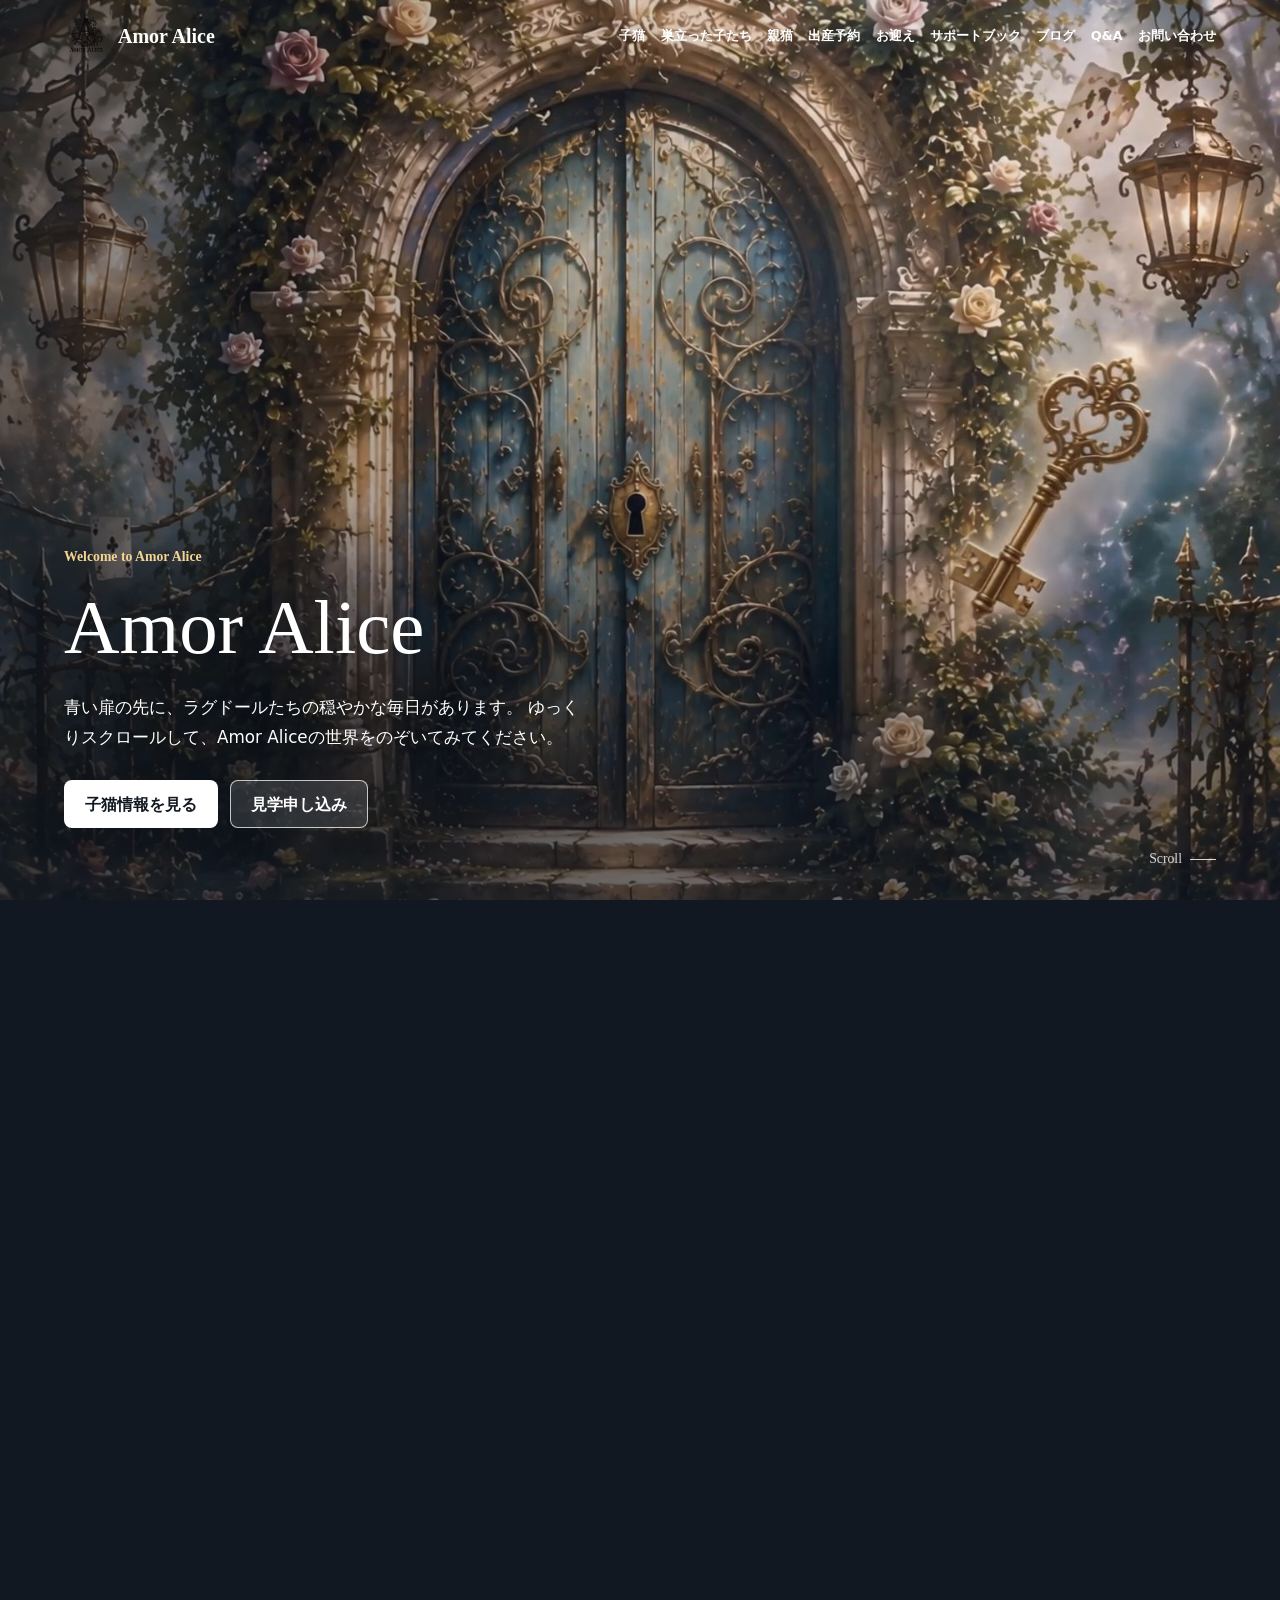
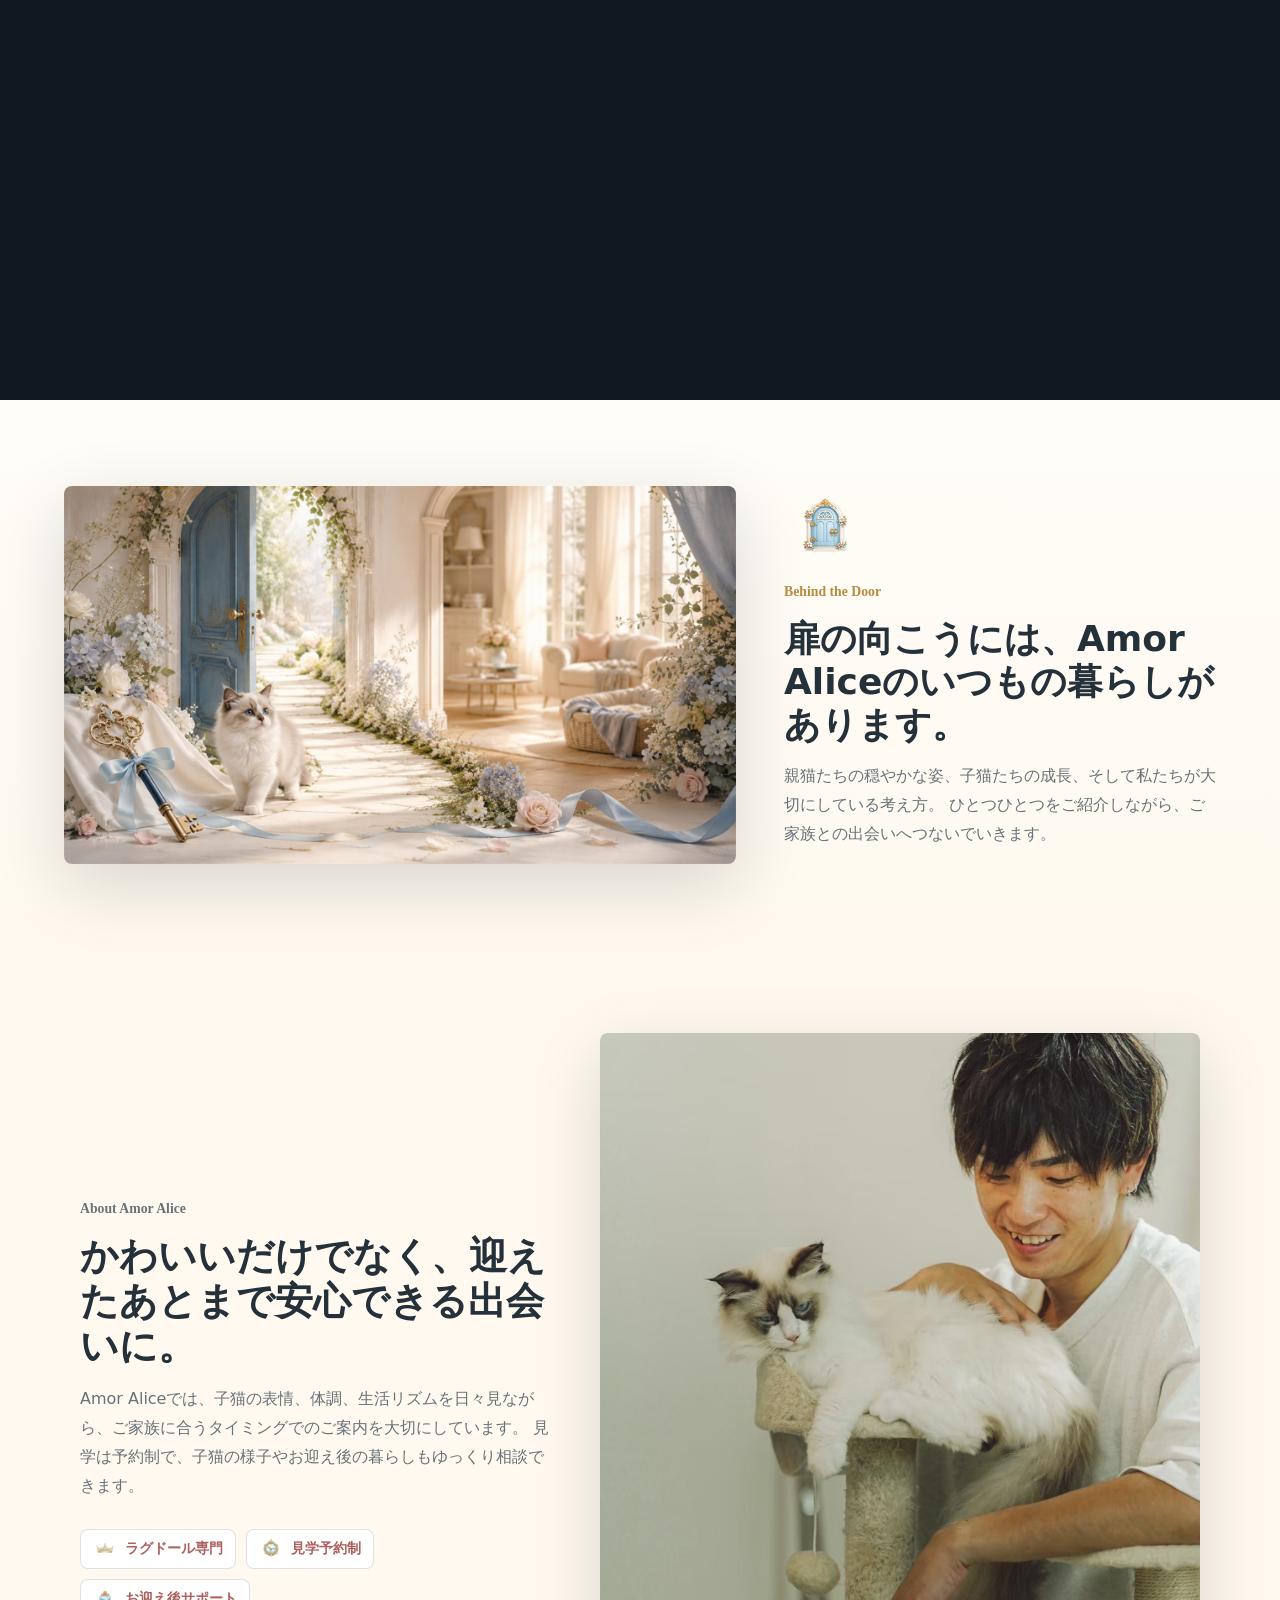
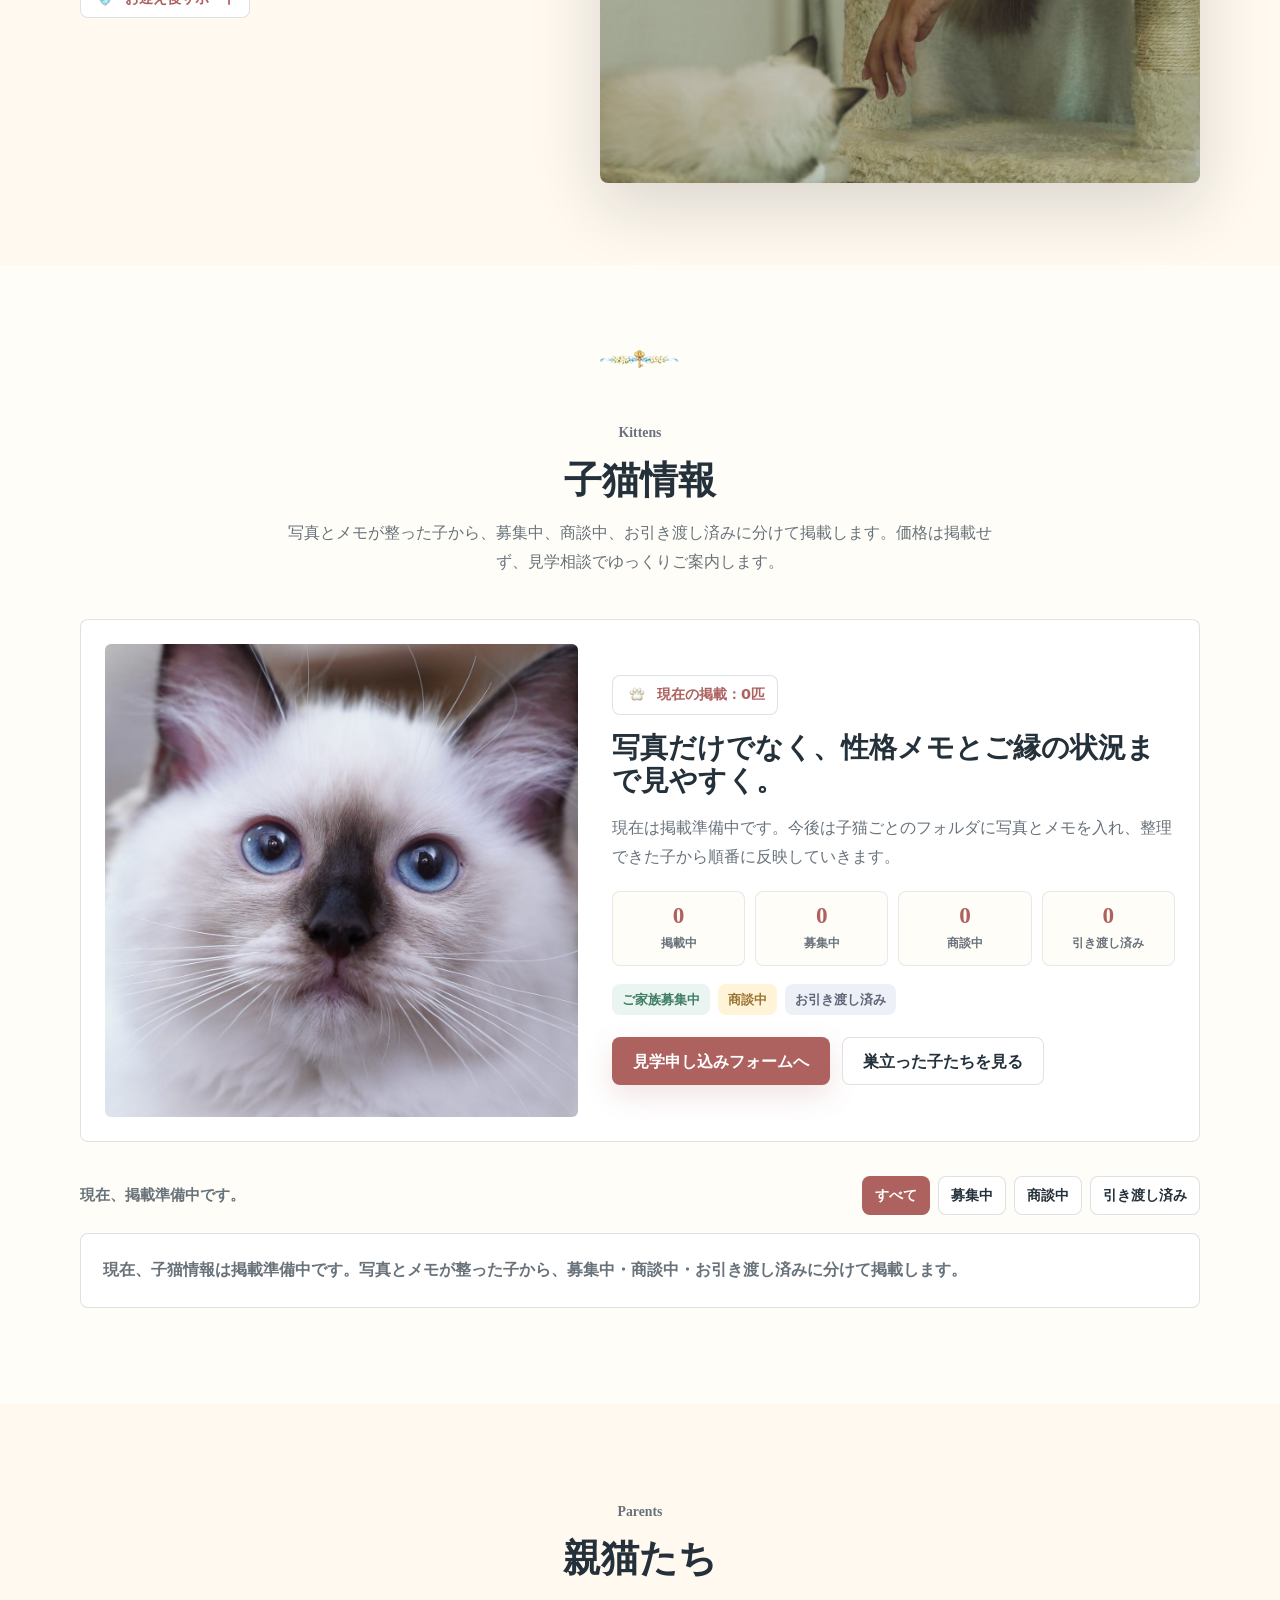
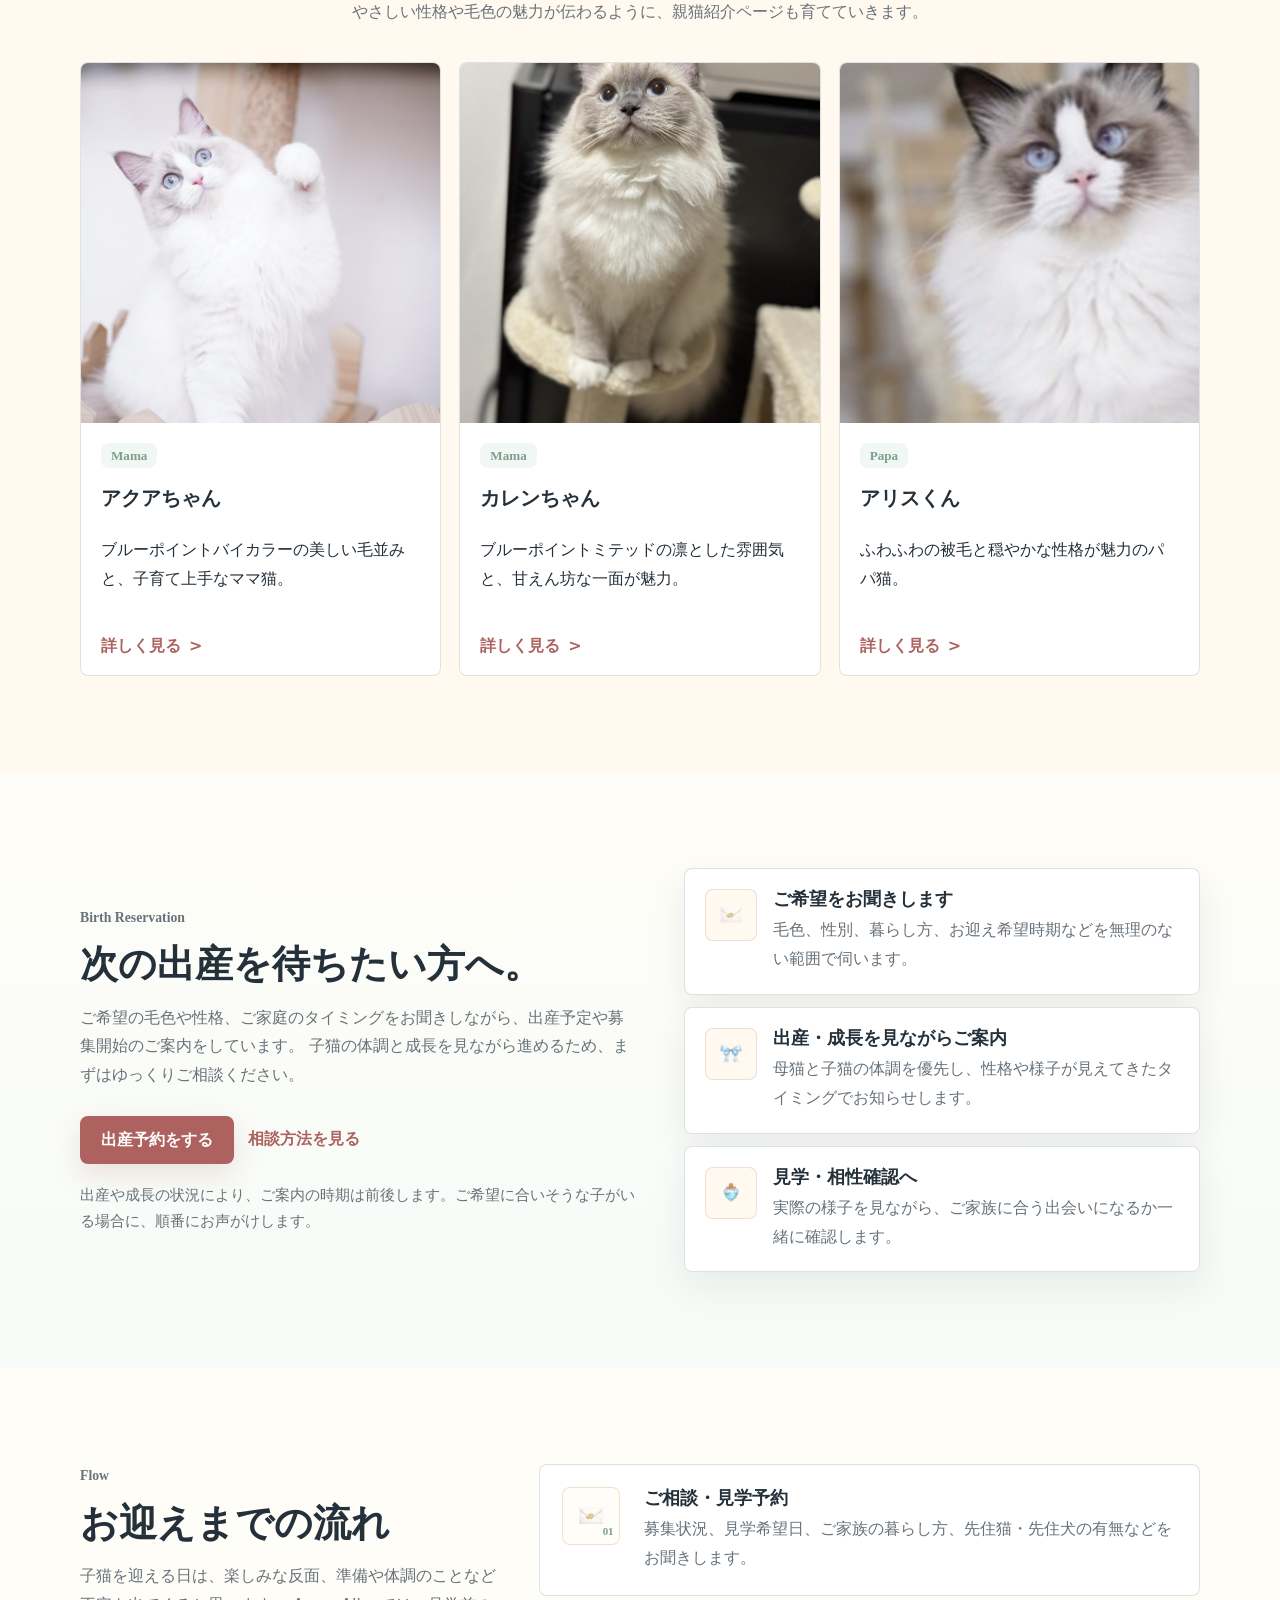
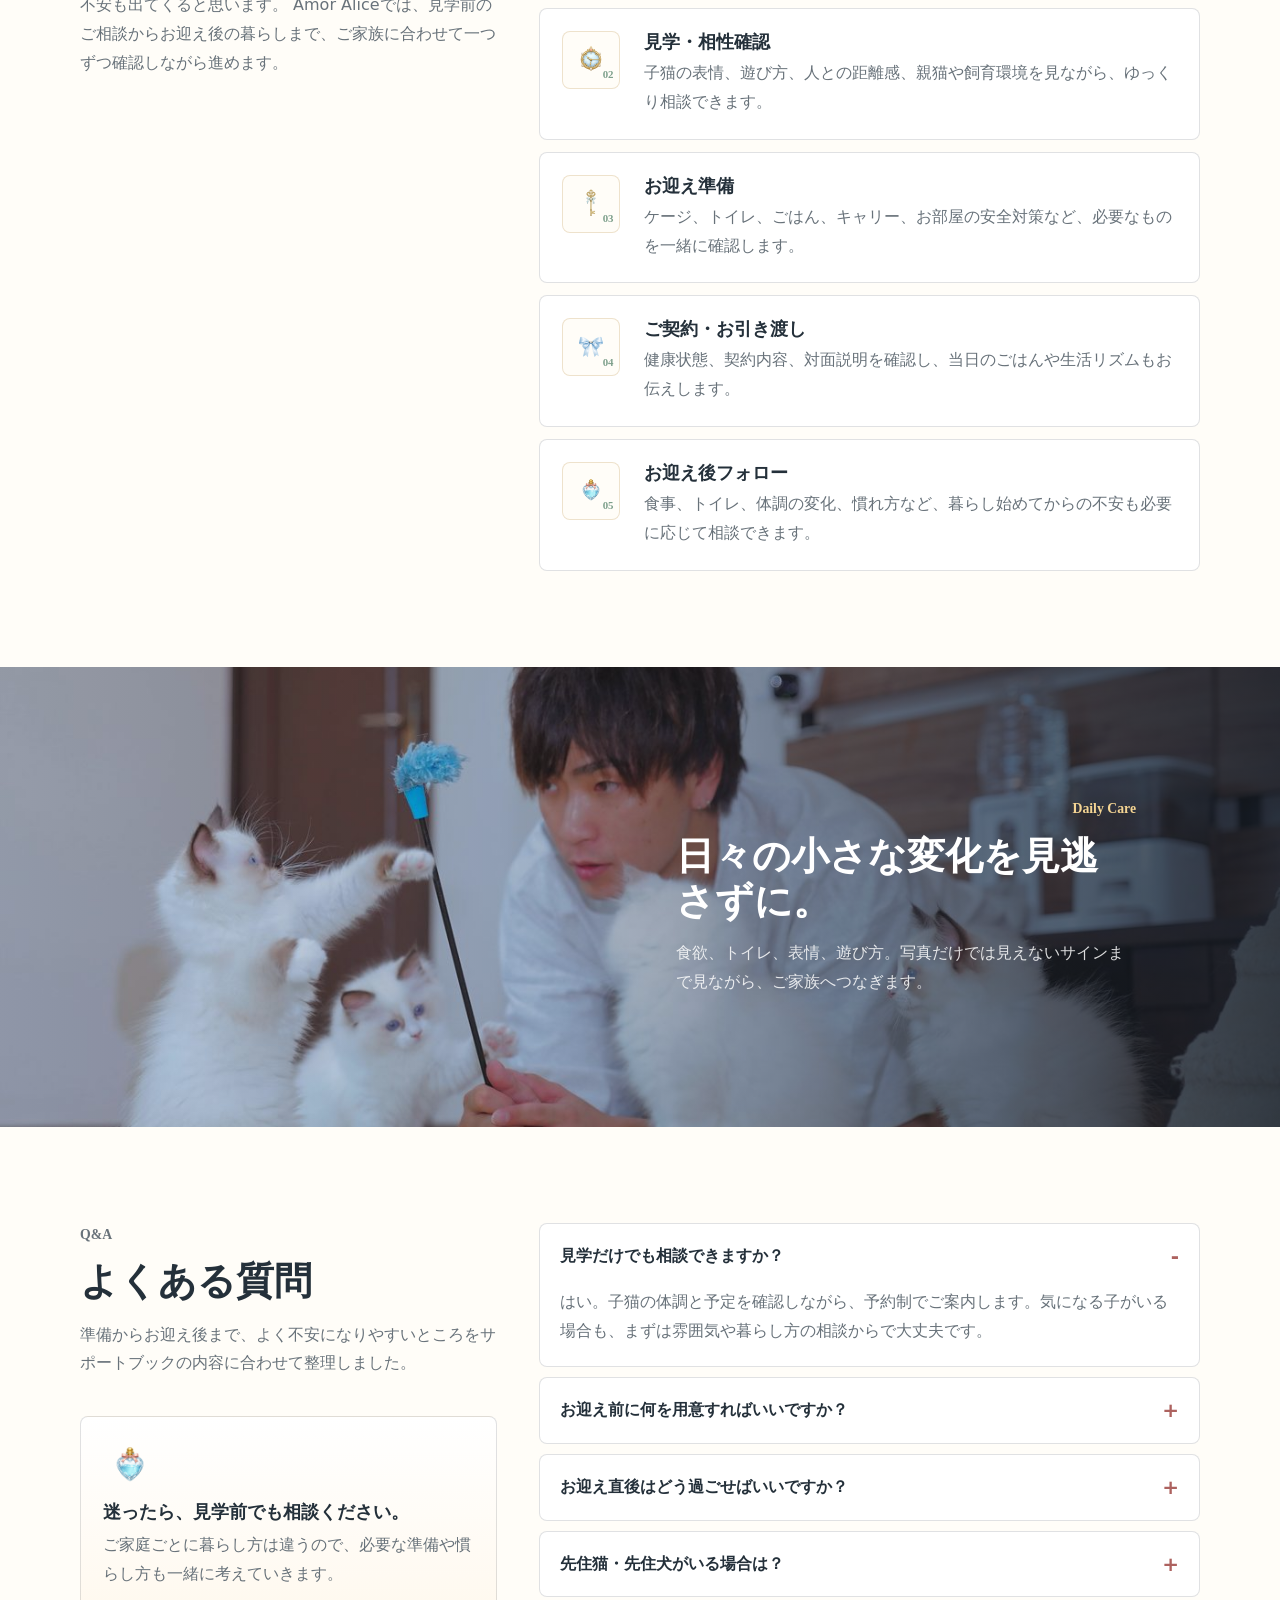
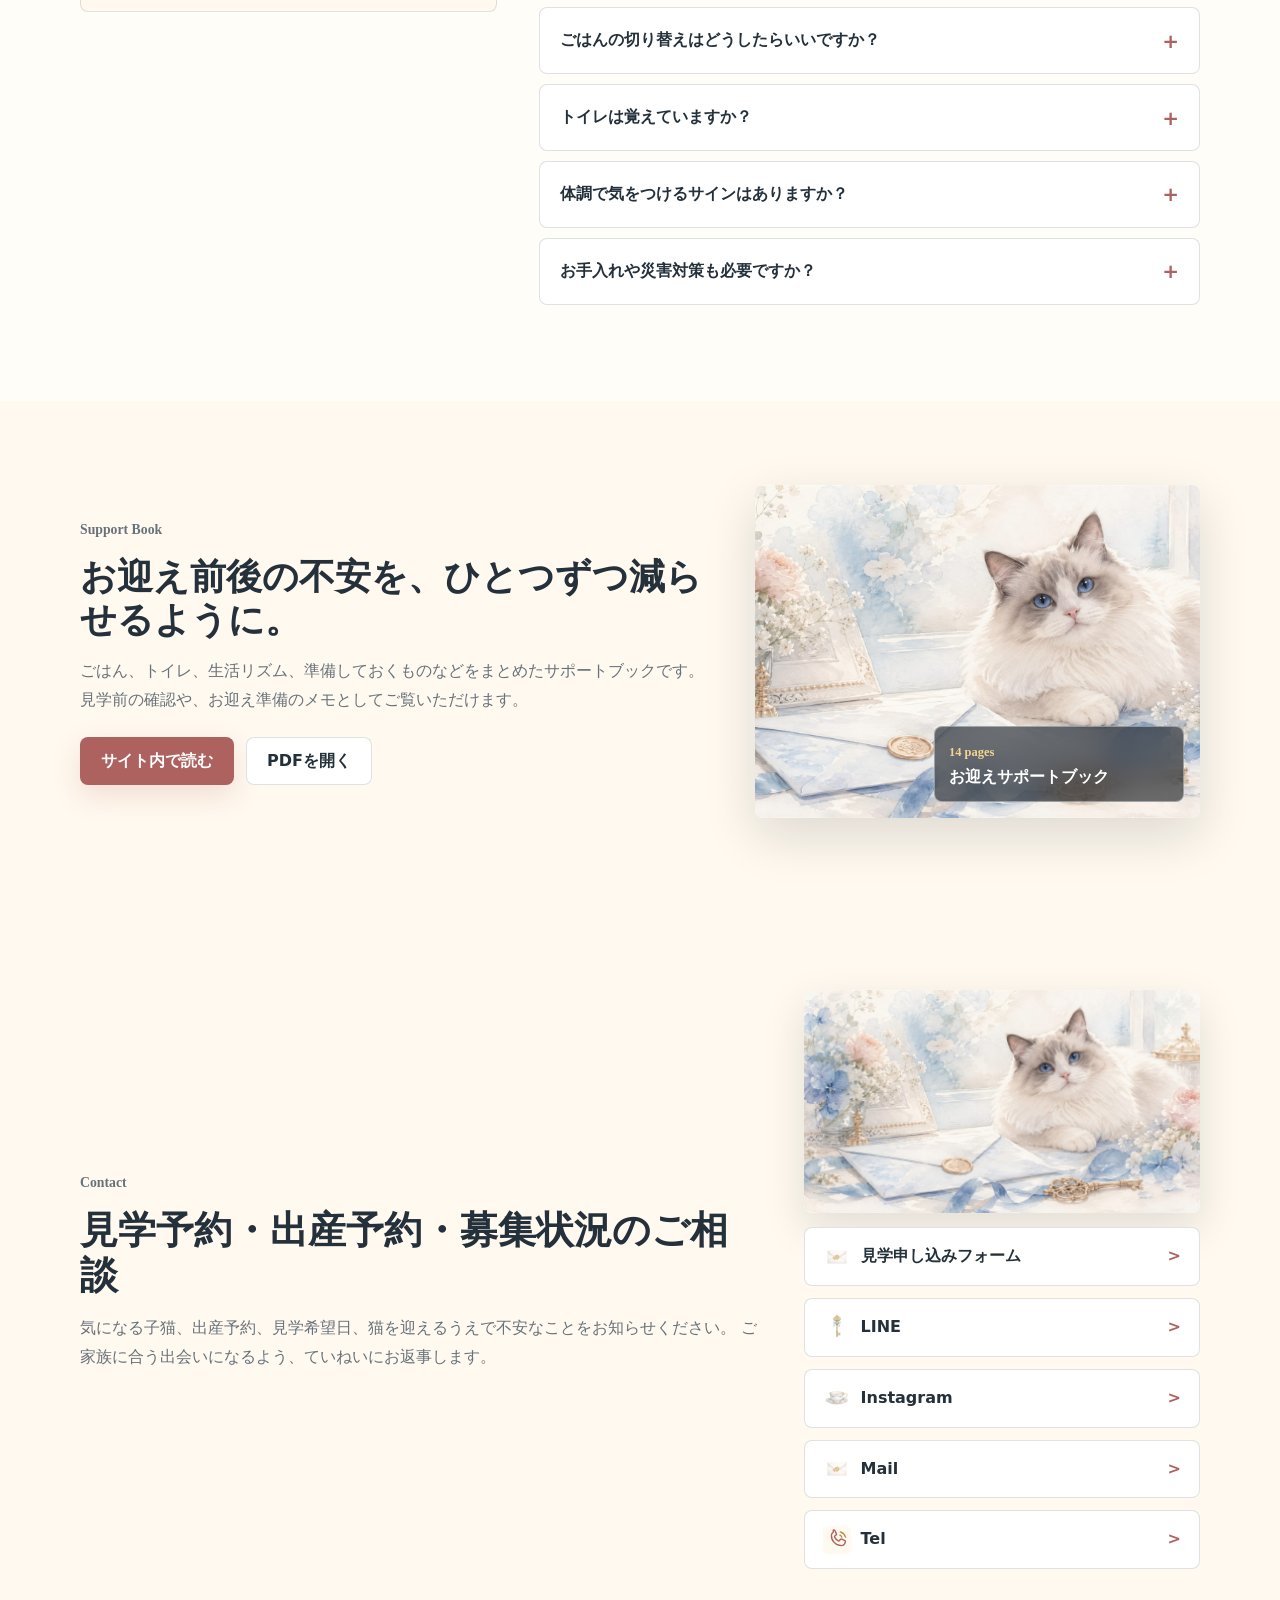
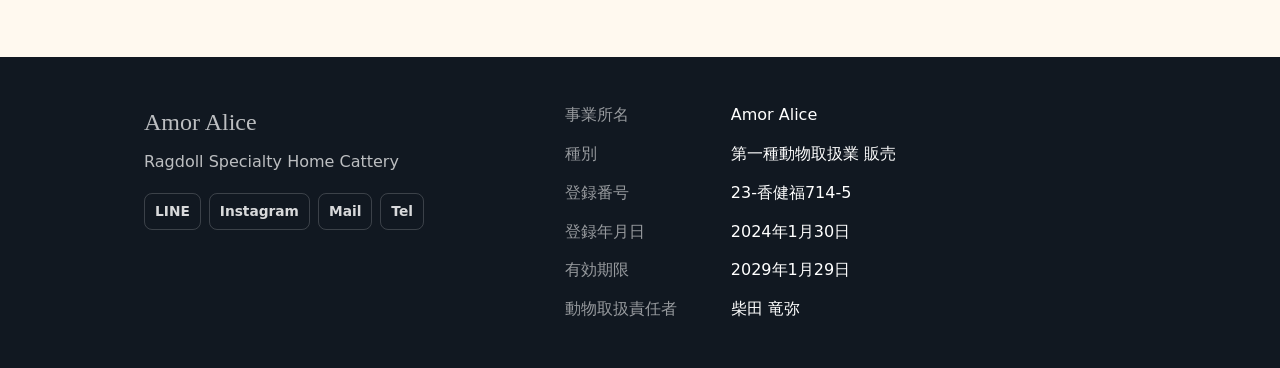
<file: index.html>
<!doctype html>
<html lang="ja">
  <head>
    <meta charset="utf-8">
    <meta name="viewport" content="width=device-width, initial-scale=1">
    <title>Amor Alice | ラグドール専門キャッテリー</title>
    <meta
      name="description"
      content="Amor Aliceは、ラグドールの健やかな成長とご家族との出会いを大切にするホームキャッテリーです。"
    >
    <link rel="stylesheet" href="styles.css?v=20260702-kittens-empty1">
  </head>
  <body>
    <header class="site-header" data-header>
      <a class="brand" href="#top" aria-label="Amor Alice トップへ">
        <img src="assets/brand-logo.png" alt="" class="brand-mark">
        <span class="brand-name">Amor Alice</span>
      </a>
      <button class="nav-toggle" type="button" aria-expanded="false" aria-controls="site-nav" data-nav-toggle>
        Menu
      </button>
      <nav class="site-nav" id="site-nav" data-nav>
        <a href="#kittens">子猫</a>
        <a href="graduates.html">巣立った子たち</a>
        <a href="#parents">親猫</a>
        <a href="#birth-reservation">出産予約</a>
        <a href="#flow">お迎え</a>
        <a href="support-book.html">サポートブック</a>
        <a href="blog.html">ブログ</a>
        <a href="#faq">Q&A</a>
        <a href="#contact">お問い合わせ</a>
      </nav>
    </header>

    <nav class="mobile-contact-bar" aria-label="スマホ用の主要導線" data-mobile-contact-bar data-after-hero="true">
      <a href="#kittens">子猫</a>
      <a class="is-primary" href="visit-form.html?type=visit">見学申し込み</a>
      <a href="https://lin.ee/4A4dqHU" target="_blank" rel="noopener">LINE</a>
    </nav>

    <main id="top">
      <section class="hero scroll-hero" aria-labelledby="hero-title" data-frame-hero>
        <div class="hero-stage">
          <canvas class="hero-canvas" data-frame-canvas aria-hidden="true"></canvas>
          <div class="hero-shade" aria-hidden="true"></div>

          <div class="hero-loader" data-frame-loader>
            <p>Loading Amor Alice</p>
            <div class="loader-track">
              <span data-frame-loader-bar></span>
            </div>
          </div>

          <div class="hero-content" data-hero-text>
            <p class="eyebrow">Welcome to Amor Alice</p>
            <h1 id="hero-title">Amor Alice</h1>
            <p class="hero-lead">
              青い扉の先に、ラグドールたちの穏やかな毎日があります。
              ゆっくりスクロールして、Amor Aliceの世界をのぞいてみてください。
            </p>
            <div class="hero-actions" aria-label="主な行き先">
              <a class="button primary" href="#kittens">子猫情報を見る</a>
              <a class="button secondary" href="visit-form.html?type=visit">見学申し込み</a>
            </div>
          </div>

          <a class="scroll-cue" href="#intro" aria-label="次のセクションへ">Scroll</a>
        </div>
      </section>

      <section class="world-entry" aria-labelledby="world-title">
        <div class="world-entry-inner">
          <figure class="world-entry-media">
            <img src="assets/generated/intro-world.jpg" alt="青い扉の先に広がるAmor Aliceの世界">
          </figure>
          <div class="world-entry-copy">
            <img class="section-accent" src="assets/generated/accent-blue-door.png" alt="">
            <p class="eyebrow">Behind the Door</p>
            <h2 id="world-title">扉の向こうには、Amor Aliceのいつもの暮らしがあります。</h2>
            <p>
              親猫たちの穏やかな姿、子猫たちの成長、そして私たちが大切にしている考え方。
              ひとつひとつをご紹介しながら、ご家族との出会いへつないでいきます。
            </p>
          </div>
        </div>
      </section>

      <section class="intro section-band" id="intro" aria-labelledby="intro-title">
        <div class="section-inner intro-grid">
          <div class="intro-copy">
            <p class="eyebrow">About Amor Alice</p>
            <h2 id="intro-title">かわいいだけでなく、迎えたあとまで安心できる出会いに。</h2>
            <p>
              Amor Aliceでは、子猫の表情、体調、生活リズムを日々見ながら、ご家族に合うタイミングでのご案内を大切にしています。
              見学は予約制で、子猫の様子やお迎え後の暮らしもゆっくり相談できます。
            </p>
            <div class="trust-strip" aria-label="Amor Aliceの特徴">
              <span><img src="assets/generated/icon-crown.png" alt="">ラグドール専門</span>
              <span><img src="assets/generated/icon-clock.png" alt="">見学予約制</span>
              <span><img src="assets/generated/icon-heart-bottle.png" alt="">お迎え後サポート</span>
            </div>
          </div>
          <figure class="intro-photo">
            <img src="assets/intro-care.jpg" alt="ラグドールと過ごすAmor Aliceの様子">
          </figure>
        </div>
      </section>

      <section class="section" id="kittens" aria-labelledby="kittens-title">
        <div class="section-inner">
          <div class="section-divider" aria-hidden="true">
            <img src="assets/generated/divider-key-flowers.png" alt="">
          </div>
          <div class="section-heading">
            <p class="eyebrow">Kittens</p>
            <h2 id="kittens-title">子猫情報</h2>
            <p>
              写真とメモが整った子から、募集中、商談中、お引き渡し済みに分けて掲載します。価格は掲載せず、見学相談でゆっくりご案内します。
            </p>
          </div>

          <div class="kitten-feature">
            <figure>
              <img src="assets/kitten-close.jpg" alt="青い瞳のラグドールの子猫">
            </figure>
            <div class="feature-copy">
              <span class="status-pill"><img src="assets/generated/icon-paw.png" alt=""><span data-kitten-count>現在の掲載：0匹</span></span>
              <h3>写真だけでなく、性格メモとご縁の状況まで見やすく。</h3>
              <p>
                現在は掲載準備中です。今後は子猫ごとのフォルダに写真とメモを入れ、整理できた子から順番に反映していきます。
              </p>
              <div class="kitten-stats" aria-label="子猫掲載状況">
                <span><strong data-kitten-total>0</strong><small>掲載中</small></span>
                <span><strong data-kitten-available>0</strong><small>募集中</small></span>
                <span><strong data-kitten-talk>0</strong><small>商談中</small></span>
                <span><strong data-kitten-graduated>0</strong><small>引き渡し済み</small></span>
              </div>
              <div class="status-legend" aria-label="子猫のステータス">
                <span class="status-available">ご家族募集中</span>
                <span class="status-talk">商談中</span>
                <span class="status-graduated">お引き渡し済み</span>
              </div>
              <div class="kitten-actions">
                <a class="button primary soft" href="visit-form.html?type=visit">見学申し込みフォームへ</a>
                <a class="button secondary ink" href="graduates.html">巣立った子たちを見る</a>
              </div>
            </div>
          </div>

          <div class="kitten-toolbar" aria-label="子猫一覧の表示切り替え">
            <p data-kitten-filter-label>現在、掲載準備中です。</p>
            <div class="kitten-filter" role="group" aria-label="ステータスで絞り込み">
              <button class="is-active" type="button" data-kitten-filter="all">すべて</button>
              <button type="button" data-kitten-filter="ご家族募集中">募集中</button>
              <button type="button" data-kitten-filter="商談中">商談中</button>
              <button type="button" data-kitten-filter="お引き渡し済み">引き渡し済み</button>
            </div>
          </div>

          <div class="card-grid kitten-grid" aria-label="現在の子猫一覧" data-kitten-list></div>
        </div>
      </section>

      <section class="section section-band" id="parents" aria-labelledby="parents-title">
        <div class="section-inner">
          <div class="section-heading compact">
            <p class="eyebrow">Parents</p>
            <h2 id="parents-title">親猫たち</h2>
            <p>やさしい性格や毛色の魅力が伝わるように、親猫紹介ページも育てていきます。</p>
          </div>
          <div class="card-grid parent-grid">
            <a class="animal-card parent-card animal-card-link" href="parents/aqua.html" aria-label="アクアの詳しい紹介を見る">
              <img src="assets/aqua.jpg" alt="親猫アクア">
              <div class="animal-card-body">
                <p class="card-kicker">Mama</p>
                <h3>アクアちゃん</h3>
                <p>ブルーポイントバイカラーの美しい毛並みと、子育て上手なママ猫。</p>
                <span class="card-link-text">詳しく見る</span>
              </div>
            </a>
            <a class="animal-card parent-card animal-card-link" href="parents/karen.html" aria-label="カレンちゃんの詳しい紹介を見る">
              <img src="assets/karen.jpg" alt="親猫カレンちゃん">
              <div class="animal-card-body">
                <p class="card-kicker">Mama</p>
                <h3>カレンちゃん</h3>
                <p>ブルーポイントミテッドの凛とした雰囲気と、甘えん坊な一面が魅力。</p>
                <span class="card-link-text">詳しく見る</span>
              </div>
            </a>
            <a class="animal-card parent-card animal-card-link" href="parents/alice.html" aria-label="アリスくんの詳しい紹介を見る">
              <img src="assets/alice.jpg" alt="パパ猫アリスくん">
              <div class="animal-card-body">
                <p class="card-kicker">Papa</p>
                <h3>アリスくん</h3>
                <p>ふわふわの被毛と穏やかな性格が魅力のパパ猫。</p>
                <span class="card-link-text">詳しく見る</span>
              </div>
            </a>
          </div>
        </div>
      </section>

      <section class="reservation section" id="birth-reservation" aria-labelledby="reservation-title">
        <div class="section-inner reservation-layout">
          <div class="reservation-copy">
            <p class="eyebrow">Birth Reservation</p>
            <h2 id="reservation-title">次の出産を待ちたい方へ。</h2>
            <p>
              ご希望の毛色や性格、ご家庭のタイミングをお聞きしながら、出産予定や募集開始のご案内をしています。
              子猫の体調と成長を見ながら進めるため、まずはゆっくりご相談ください。
            </p>
            <div class="reservation-actions">
              <a class="button primary soft" href="visit-form.html?type=birth">出産予約をする</a>
              <a class="text-link" href="#contact">相談方法を見る</a>
            </div>
            <p class="reservation-note">
              出産や成長の状況により、ご案内の時期は前後します。ご希望に合いそうな子がいる場合に、順番にお声がけします。
            </p>
          </div>

          <ol class="reservation-steps" aria-label="出産予約の流れ">
            <li>
              <span class="reservation-icon"><img src="assets/generated/icon-envelope.png" alt=""></span>
              <div>
                <h3>ご希望をお聞きします</h3>
                <p>毛色、性別、暮らし方、お迎え希望時期などを無理のない範囲で伺います。</p>
              </div>
            </li>
            <li>
              <span class="reservation-icon"><img src="assets/generated/icon-ribbon.png" alt=""></span>
              <div>
                <h3>出産・成長を見ながらご案内</h3>
                <p>母猫と子猫の体調を優先し、性格や様子が見えてきたタイミングでお知らせします。</p>
              </div>
            </li>
            <li>
              <span class="reservation-icon"><img src="assets/generated/icon-heart-bottle.png" alt=""></span>
              <div>
                <h3>見学・相性確認へ</h3>
                <p>実際の様子を見ながら、ご家族に合う出会いになるか一緒に確認します。</p>
              </div>
            </li>
          </ol>
        </div>
      </section>

      <section class="section" id="flow" aria-labelledby="flow-title">
        <div class="section-inner flow-layout">
          <div class="flow-intro">
            <div class="section-heading left">
              <p class="eyebrow">Flow</p>
              <h2 id="flow-title">お迎えまでの流れ</h2>
              <p>
                子猫を迎える日は、楽しみな反面、準備や体調のことなど不安も出てくると思います。
                Amor Aliceでは、見学前のご相談からお迎え後の暮らしまで、ご家族に合わせて一つずつ確認しながら進めます。
              </p>
            </div>
          </div>
          <ol class="flow-list">
            <li>
              <span class="flow-number"><img src="assets/generated/icon-envelope.png" alt=""><small>01</small></span>
              <div>
                <h3>ご相談・見学予約</h3>
                <p>募集状況、見学希望日、ご家族の暮らし方、先住猫・先住犬の有無などをお聞きします。</p>
              </div>
            </li>
            <li>
              <span class="flow-number"><img src="assets/generated/icon-clock.png" alt=""><small>02</small></span>
              <div>
                <h3>見学・相性確認</h3>
                <p>子猫の表情、遊び方、人との距離感、親猫や飼育環境を見ながら、ゆっくり相談できます。</p>
              </div>
            </li>
            <li>
              <span class="flow-number"><img src="assets/generated/icon-key.png" alt=""><small>03</small></span>
              <div>
                <h3>お迎え準備</h3>
                <p>ケージ、トイレ、ごはん、キャリー、お部屋の安全対策など、必要なものを一緒に確認します。</p>
              </div>
            </li>
            <li>
              <span class="flow-number"><img src="assets/generated/icon-ribbon.png" alt=""><small>04</small></span>
              <div>
                <h3>ご契約・お引き渡し</h3>
                <p>健康状態、契約内容、対面説明を確認し、当日のごはんや生活リズムもお伝えします。</p>
              </div>
            </li>
            <li>
              <span class="flow-number"><img src="assets/generated/icon-heart-bottle.png" alt=""><small>05</small></span>
              <div>
                <h3>お迎え後フォロー</h3>
                <p>食事、トイレ、体調の変化、慣れ方など、暮らし始めてからの不安も必要に応じて相談できます。</p>
              </div>
            </li>
          </ol>
        </div>
      </section>

      <section class="photo-break" aria-label="Amor Aliceの子猫写真">
        <img src="assets/care-with-kittens.jpg" alt="子猫たちと遊びながら体調や様子を見守るAmor Alice">
        <div class="photo-break-copy">
          <p class="eyebrow">Daily Care</p>
          <h2>日々の小さな変化を見逃さずに。</h2>
          <p>食欲、トイレ、表情、遊び方。写真だけでは見えないサインまで見ながら、ご家族へつなぎます。</p>
        </div>
      </section>

      <section class="section" id="faq" aria-labelledby="faq-title">
        <div class="section-inner faq-layout">
          <div class="faq-intro">
            <div class="section-heading left">
              <p class="eyebrow">Q&A</p>
              <h2 id="faq-title">よくある質問</h2>
              <p>
                準備からお迎え後まで、よく不安になりやすいところをサポートブックの内容に合わせて整理しました。
              </p>
            </div>
            <div class="faq-support">
              <img src="assets/generated/icon-heart-bottle.png" alt="">
              <h3>迷ったら、見学前でも相談ください。</h3>
              <p>ご家庭ごとに暮らし方は違うので、必要な準備や慣らし方も一緒に考えていきます。</p>
            </div>
          </div>
          <div class="faq-list">
            <details open>
              <summary>見学だけでも相談できますか？</summary>
              <p>はい。子猫の体調と予定を確認しながら、予約制でご案内します。気になる子がいる場合も、まずは雰囲気や暮らし方の相談からで大丈夫です。</p>
            </details>
            <details>
              <summary>お迎え前に何を用意すればいいですか？</summary>
              <p>ケージ、トイレ、フードと食器、給水器、爪とぎ、キャリーを中心に準備します。お部屋のコードや小物、誤飲しやすいものも事前に整えておくと安心です。</p>
            </details>
            <details>
              <summary>お迎え直後はどう過ごせばいいですか？</summary>
              <p>最初の数日は、静かな場所で食事・水・トイレの様子を見守ります。無理に触りすぎず、子猫が自分のペースで慣れられる時間を作ります。</p>
            </details>
            <details>
              <summary>先住猫・先住犬がいる場合は？</summary>
              <p>いきなり対面させず、においの交換や短い対面から少しずつ進めます。どちらかが強く緊張しているときは、距離を戻して様子を見ます。</p>
            </details>
            <details>
              <summary>ごはんの切り替えはどうしたらいいですか？</summary>
              <p>お迎え直後は慣れたごはんを基本にし、切り替える場合は少しずつ混ぜながら進めます。食欲が落ちる、便がゆるいなど気になる変化があれば早めにご相談ください。</p>
            </details>
            <details>
              <summary>トイレは覚えていますか？</summary>
              <p>基本的には覚えています。猫は砂を掘って排泄する習性があるため、その習性を人が理解し、トイレだと認識しやすい場所・砂・落ち着ける環境を整えることが大切です。お迎え時には、自分のおしっこの匂いがついた猫砂もお渡ししています。</p>
            </details>
            <details>
              <summary>体調で気をつけるサインはありますか？</summary>
              <p>食欲、排泄、呼吸、目や鼻の様子、元気の有無は毎日見ておきたいポイントです。明らかな異変や迷う症状がある場合は、動物病院への相談も含めて早めに動きましょう。</p>
            </details>
            <details>
              <summary>お手入れや災害対策も必要ですか？</summary>
              <p>ブラッシング、爪切り、耳や目のチェックは少しずつ慣らしていきます。キャリー、避難用品、脱走対策も、普段から準備しておくと安心です。</p>
            </details>
          </div>
        </div>
      </section>

      <section class="support-book section-band" id="support-book" aria-labelledby="support-book-title">
        <div class="section-inner support-book-promo">
          <div class="support-book-copy">
            <p class="eyebrow">Support Book</p>
            <h2 id="support-book-title">お迎え前後の不安を、ひとつずつ減らせるように。</h2>
            <p>
              ごはん、トイレ、生活リズム、準備しておくものなどをまとめたサポートブックです。
              見学前の確認や、お迎え準備のメモとしてご覧いただけます。
            </p>
            <div class="kitten-actions">
              <a class="button primary soft" href="support-book.html">サイト内で読む</a>
              <a class="button secondary ink" href="assets/docs/omukae-support-book.pdf" target="_blank" rel="noopener">PDFを開く</a>
            </div>
          </div>
          <figure class="support-book-visual">
            <img src="assets/generated/contact-invitation.jpg" alt="お迎えサポートブックをイメージした手紙とラグドール">
            <figcaption>
              <span>14 pages</span>
              <strong>お迎えサポートブック</strong>
            </figcaption>
          </figure>
        </div>
      </section>

      <section class="contact section-band" id="contact" aria-labelledby="contact-title">
        <div class="section-inner contact-grid">
          <div>
            <p class="eyebrow">Contact</p>
            <h2 id="contact-title">見学予約・出産予約・募集状況のご相談</h2>
            <p>
              気になる子猫、出産予約、見学希望日、猫を迎えるうえで不安なことをお知らせください。
              ご家族に合う出会いになるよう、ていねいにお返事します。
            </p>
          </div>
          <div class="contact-side">
            <img class="contact-visual" src="assets/generated/contact-invitation.jpg" alt="Amor Aliceへの相談をイメージした手紙とラグドール">
            <div class="contact-panel">
              <a class="contact-action" href="visit-form.html?type=visit" aria-label="見学申し込みフォーム">
                <span><img src="assets/generated/icon-envelope.png" alt="">見学申し込みフォーム</span>
              </a>
              <a class="contact-action" href="https://lin.ee/4A4dqHU" target="_blank" rel="noopener" aria-label="LINEで相談">
                <span><img src="assets/generated/icon-key.png" alt="">LINE</span>
              </a>
              <a class="contact-action" href="https://www.instagram.com/cattery_amor.alice/" target="_blank" rel="noopener" aria-label="Instagramで見る">
                <span><img src="assets/generated/icon-teacup.png" alt="">Instagram</span>
              </a>
              <a class="contact-action" href="mailto:cattery227.amor.alice@gmail.com" aria-label="メールで相談">
                <span><img src="assets/generated/icon-envelope.png" alt="">Mail</span>
              </a>
              <a class="contact-action" href="tel:09087426180" aria-label="電話で相談">
                <span><img src="assets/generated/icon-phone.svg" alt="">Tel</span>
              </a>
            </div>
          </div>
        </div>
      </section>
    </main>

    <footer class="site-footer">
      <div class="footer-inner">
        <div>
          <p class="footer-brand">Amor Alice</p>
          <p>Ragdoll Specialty Home Cattery</p>
          <div class="footer-links" aria-label="連絡先リンク">
            <a href="https://lin.ee/4A4dqHU" target="_blank" rel="noopener">LINE</a>
            <a href="https://www.instagram.com/cattery_amor.alice/" target="_blank" rel="noopener">Instagram</a>
            <a href="mailto:cattery227.amor.alice@gmail.com">Mail</a>
            <a href="tel:09087426180">Tel</a>
          </div>
        </div>
        <dl class="legal-list">
          <div>
            <dt>事業所名</dt>
            <dd>Amor Alice</dd>
          </div>
          <div>
            <dt>種別</dt>
            <dd>第一種動物取扱業 販売</dd>
          </div>
          <div>
            <dt>登録番号</dt>
            <dd>23-香健福714-5</dd>
          </div>
          <div>
            <dt>登録年月日</dt>
            <dd>2024年1月30日</dd>
          </div>
          <div>
            <dt>有効期限</dt>
            <dd>2029年1月29日</dd>
          </div>
          <div>
            <dt>動物取扱責任者</dt>
            <dd>柴田 竜弥</dd>
          </div>
        </dl>
      </div>
    </footer>

    <script src="kittens-data.js?v=20260702-kittens-empty1"></script>
    <script src="script.js?v=20260702-kittens-empty1"></script>
  </body>
</html>
</file>
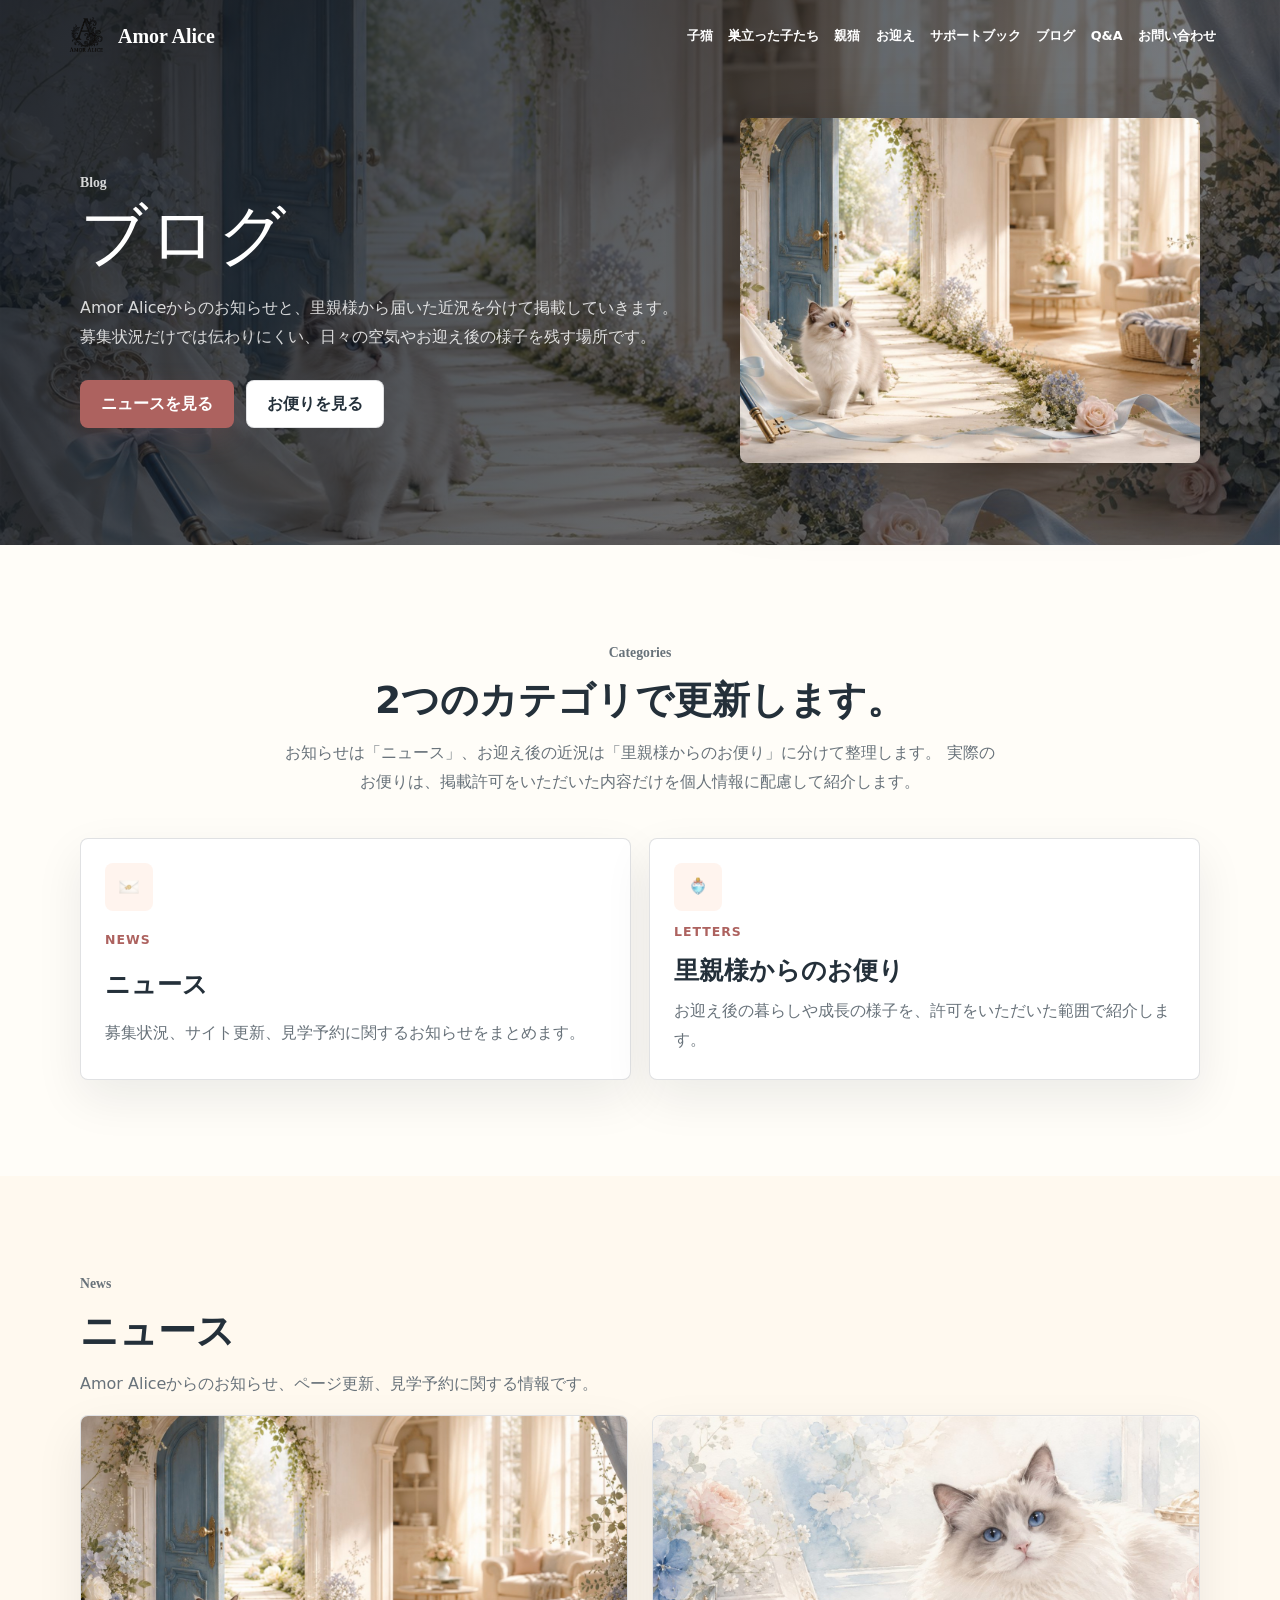
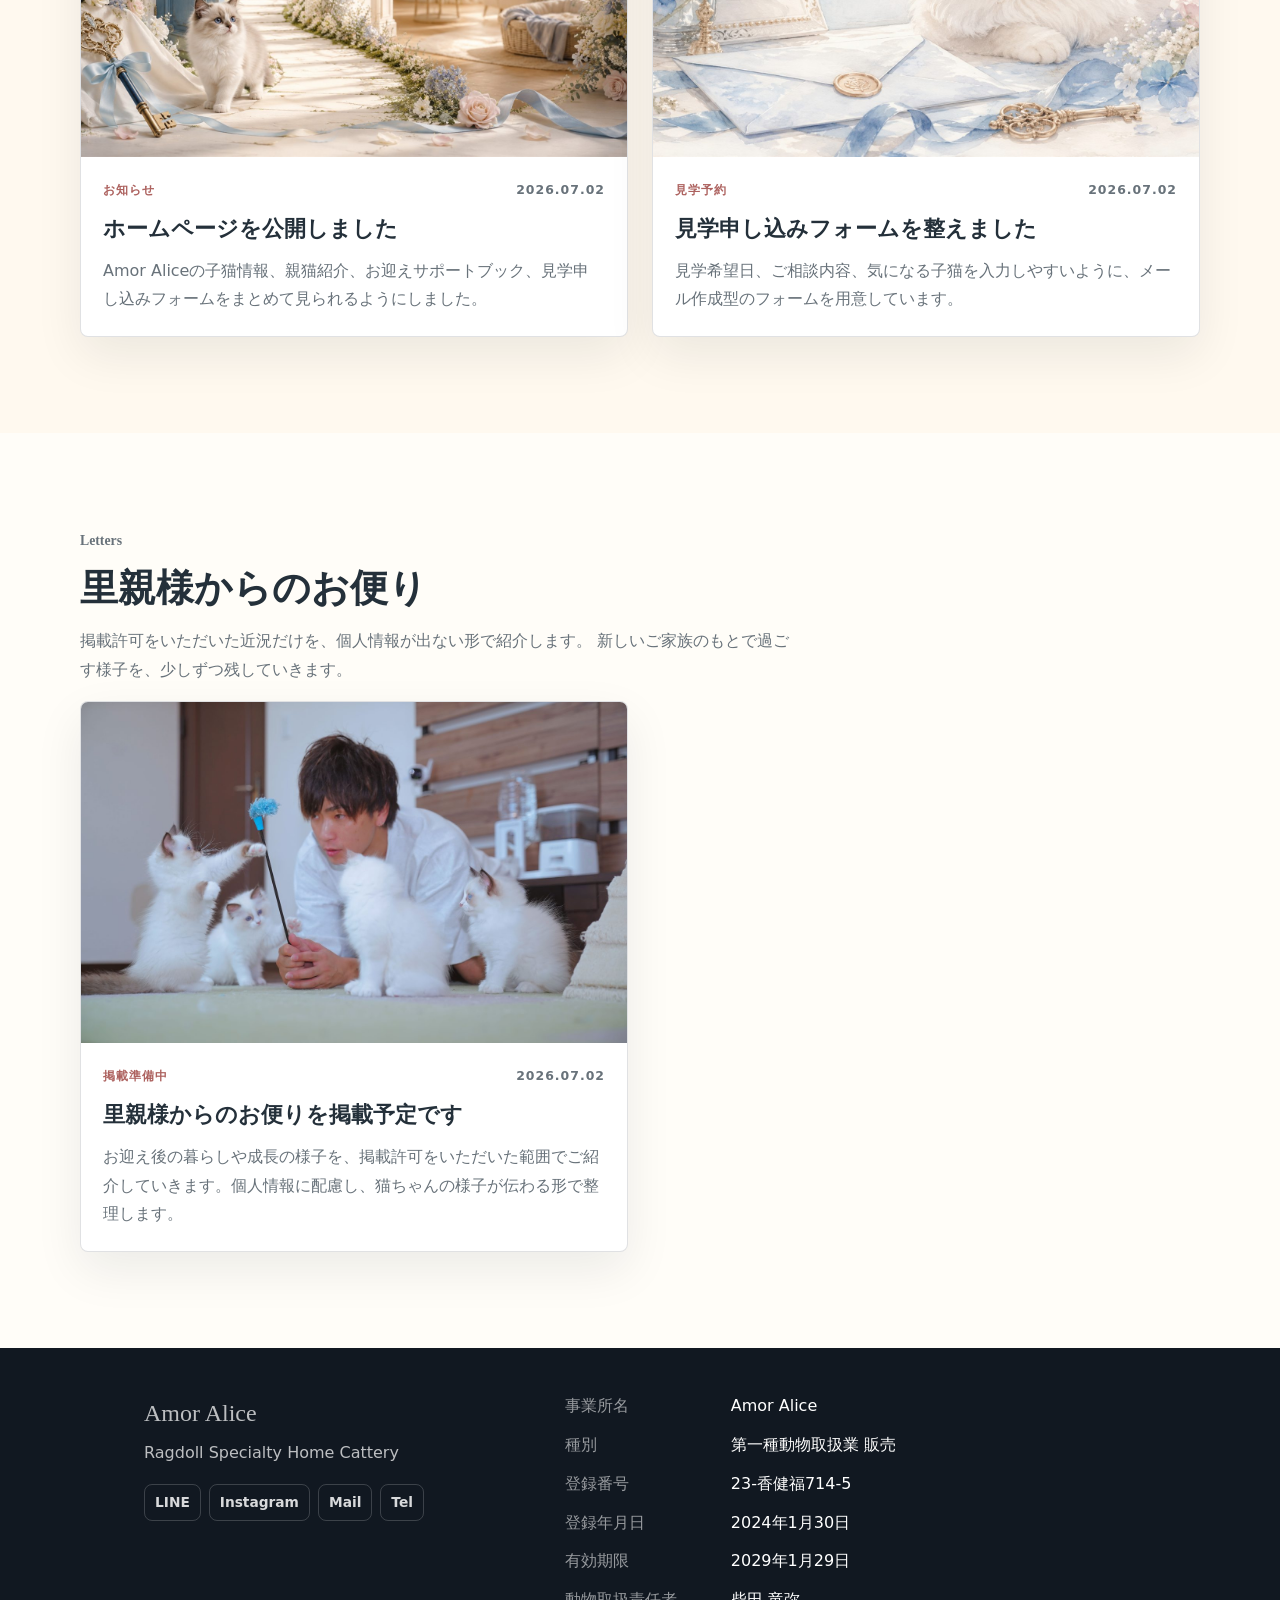
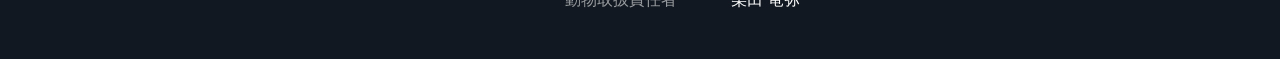
<file: blog.html>
<!doctype html>
<html lang="ja">
  <head>
    <meta charset="utf-8">
    <meta name="viewport" content="width=device-width, initial-scale=1">
    <title>ブログ | Amor Alice</title>
    <meta
      name="description"
      content="Amor Aliceのニュースと、里親様からのお便りをまとめたブログページです。"
    >
    <link rel="stylesheet" href="styles.css?v=20260702-blog1">
  </head>
  <body class="subpage">
    <header class="site-header" data-header>
      <a class="brand" href="index.html#top" aria-label="Amor Alice トップへ">
        <img src="assets/brand-logo.png" alt="" class="brand-mark">
        <span class="brand-name">Amor Alice</span>
      </a>
      <button class="nav-toggle" type="button" aria-expanded="false" aria-controls="site-nav" data-nav-toggle>
        Menu
      </button>
      <nav class="site-nav" id="site-nav" data-nav>
        <a href="index.html#kittens">子猫</a>
        <a href="graduates.html">巣立った子たち</a>
        <a href="index.html#parents">親猫</a>
        <a href="index.html#flow">お迎え</a>
        <a href="support-book.html">サポートブック</a>
        <a href="blog.html" aria-current="page">ブログ</a>
        <a href="index.html#faq">Q&A</a>
        <a href="index.html#contact">お問い合わせ</a>
      </nav>
    </header>

    <nav class="mobile-contact-bar" aria-label="スマホ用の主要導線">
      <a href="index.html#kittens">子猫</a>
      <a class="is-primary" href="visit-form.html?type=visit">見学申し込み</a>
      <a href="https://lin.ee/4A4dqHU" target="_blank" rel="noopener">LINE</a>
    </nav>

    <main id="top">
      <section class="subpage-hero blog-hero" aria-labelledby="blog-hero-title">
        <div class="subpage-hero-inner">
          <div class="subpage-hero-copy">
            <p class="eyebrow">Blog</p>
            <h1 id="blog-hero-title">ブログ</h1>
            <p>
              Amor Aliceからのお知らせと、里親様から届いた近況を分けて掲載していきます。
              募集状況だけでは伝わりにくい、日々の空気やお迎え後の様子を残す場所です。
            </p>
            <div class="blog-hero-actions" aria-label="ブログ内の行き先">
              <a class="button primary soft" href="#news">ニュースを見る</a>
              <a class="button secondary ink" href="#letters">お便りを見る</a>
            </div>
          </div>
          <figure class="subpage-hero-media">
            <img src="assets/generated/intro-world.jpg" alt="青い扉の先に広がるAmor Aliceの世界">
          </figure>
        </div>
      </section>

      <section class="section blog-overview" aria-labelledby="blog-overview-title">
        <div class="section-inner">
          <div class="section-heading">
            <p class="eyebrow">Categories</p>
            <h2 id="blog-overview-title">2つのカテゴリで更新します。</h2>
            <p>
              お知らせは「ニュース」、お迎え後の近況は「里親様からのお便り」に分けて整理します。
              実際のお便りは、掲載許可をいただいた内容だけを個人情報に配慮して紹介します。
            </p>
          </div>

          <div class="blog-category-grid">
            <a class="blog-category-card" href="#news">
              <span class="blog-category-icon"><img src="assets/generated/icon-envelope.png" alt=""></span>
              <span class="blog-category-kicker">News</span>
              <strong>ニュース</strong>
              <span>募集状況、サイト更新、見学予約に関するお知らせをまとめます。</span>
            </a>
            <a class="blog-category-card" href="#letters">
              <span class="blog-category-icon"><img src="assets/generated/icon-heart-bottle.png" alt=""></span>
              <span class="blog-category-kicker">Letters</span>
              <strong>里親様からのお便り</strong>
              <span>お迎え後の暮らしや成長の様子を、許可をいただいた範囲で紹介します。</span>
            </a>
          </div>
        </div>
      </section>

      <section class="section section-band blog-section" id="news" aria-labelledby="news-title">
        <div class="section-inner">
          <div class="section-heading left">
            <p class="eyebrow">News</p>
            <h2 id="news-title">ニュース</h2>
            <p>Amor Aliceからのお知らせ、ページ更新、見学予約に関する情報です。</p>
          </div>
          <div class="blog-grid" data-news-list></div>
        </div>
      </section>

      <section class="section blog-section" id="letters" aria-labelledby="letters-title">
        <div class="section-inner">
          <div class="section-heading left">
            <p class="eyebrow">Letters</p>
            <h2 id="letters-title">里親様からのお便り</h2>
            <p>
              掲載許可をいただいた近況だけを、個人情報が出ない形で紹介します。
              新しいご家族のもとで過ごす様子を、少しずつ残していきます。
            </p>
          </div>
          <div class="blog-grid" data-letter-list></div>
        </div>
      </section>
    </main>

    <footer class="site-footer">
      <div class="footer-inner">
        <div>
          <p class="footer-brand">Amor Alice</p>
          <p>Ragdoll Specialty Home Cattery</p>
          <div class="footer-links" aria-label="連絡先リンク">
            <a href="https://lin.ee/4A4dqHU" target="_blank" rel="noopener">LINE</a>
            <a href="https://www.instagram.com/cattery_amor.alice/" target="_blank" rel="noopener">Instagram</a>
            <a href="mailto:cattery227.amor.alice@gmail.com">Mail</a>
            <a href="tel:09087426180">Tel</a>
          </div>
        </div>
        <dl class="legal-list">
          <div>
            <dt>事業所名</dt>
            <dd>Amor Alice</dd>
          </div>
          <div>
            <dt>種別</dt>
            <dd>第一種動物取扱業 販売</dd>
          </div>
          <div>
            <dt>登録番号</dt>
            <dd>23-香健福714-5</dd>
          </div>
          <div>
            <dt>登録年月日</dt>
            <dd>2024年1月30日</dd>
          </div>
          <div>
            <dt>有効期限</dt>
            <dd>2029年1月29日</dd>
          </div>
          <div>
            <dt>動物取扱責任者</dt>
            <dd>柴田 竜弥</dd>
          </div>
        </dl>
      </div>
    </footer>

    <script src="blog-data.js"></script>
    <script src="script.js?v=20260702-blog1"></script>
  </body>
</html>
</file>
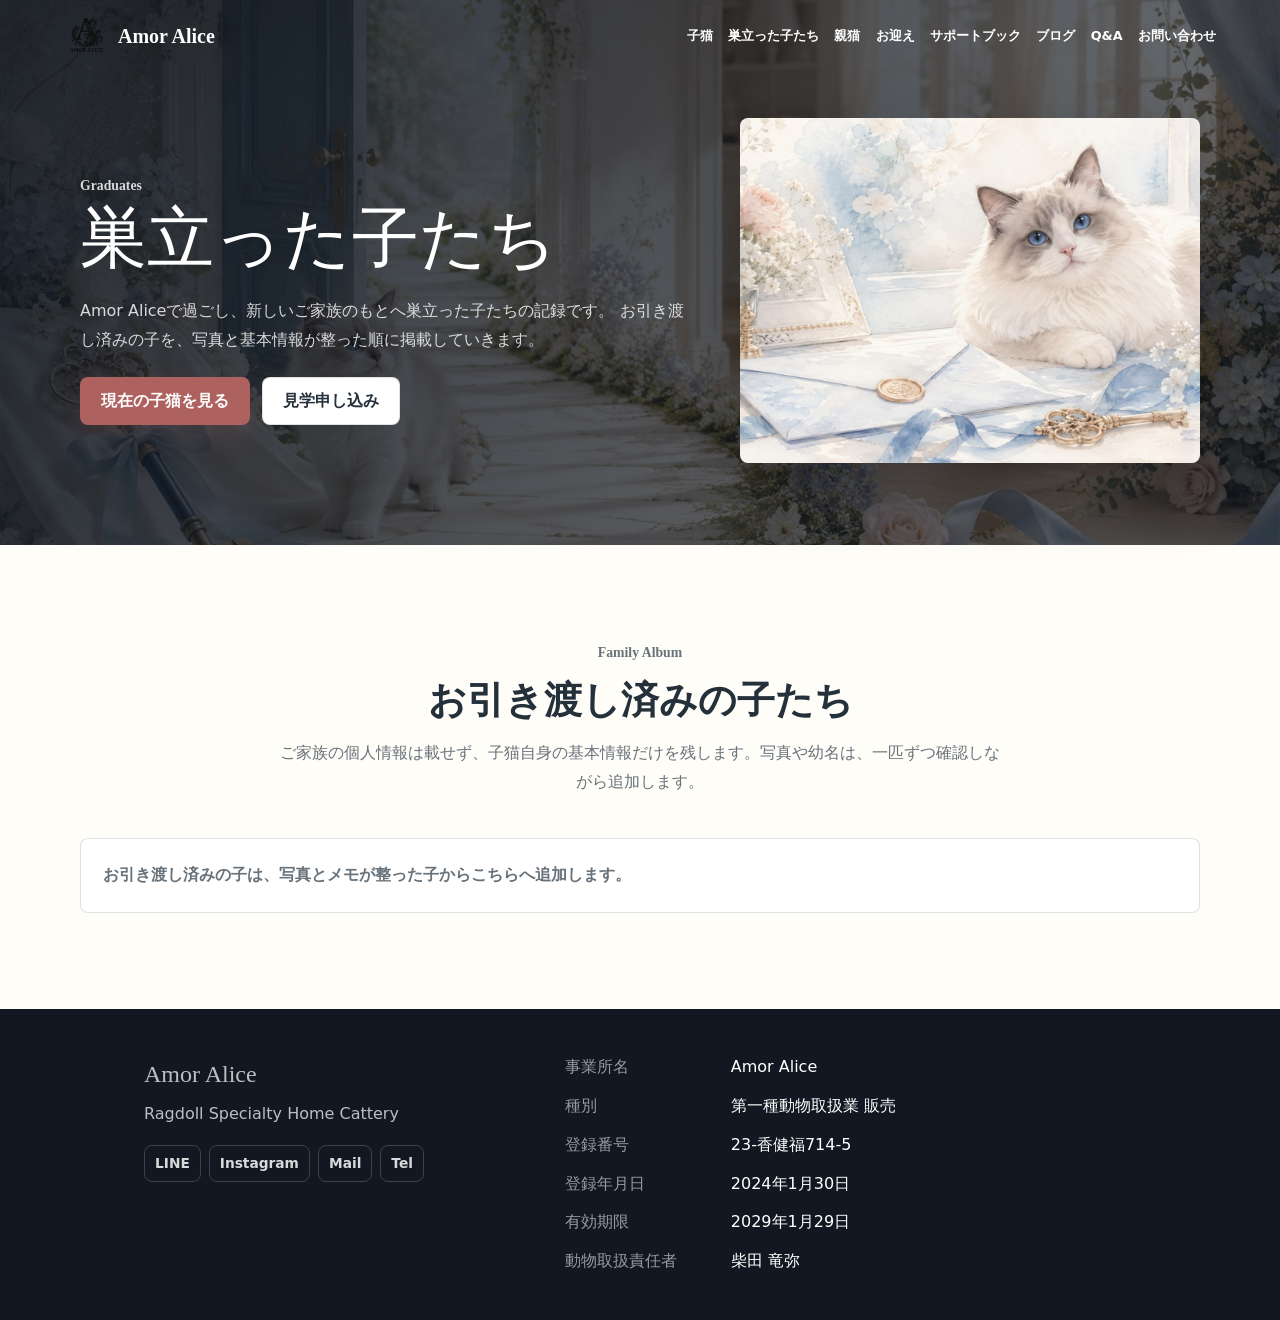
<file: graduates.html>
<!doctype html>
<html lang="ja">
  <head>
    <meta charset="utf-8">
    <meta name="viewport" content="width=device-width, initial-scale=1">
    <title>巣立った子たち | Amor Alice</title>
    <meta
      name="description"
      content="Amor Aliceから新しいご家族のもとへ巣立ったラグドールの子猫たちを紹介します。"
    >
    <link rel="stylesheet" href="styles.css?v=20260702-kittens-empty1">
  </head>
  <body class="subpage">
    <header class="site-header" data-header>
      <a class="brand" href="index.html#top" aria-label="Amor Alice トップへ">
        <img src="assets/brand-logo.png" alt="" class="brand-mark">
        <span class="brand-name">Amor Alice</span>
      </a>
      <button class="nav-toggle" type="button" aria-expanded="false" aria-controls="site-nav" data-nav-toggle>
        Menu
      </button>
      <nav class="site-nav" id="site-nav" data-nav>
        <a href="index.html#kittens">子猫</a>
        <a href="graduates.html" aria-current="page">巣立った子たち</a>
        <a href="index.html#parents">親猫</a>
        <a href="index.html#flow">お迎え</a>
        <a href="support-book.html">サポートブック</a>
        <a href="blog.html">ブログ</a>
        <a href="index.html#faq">Q&A</a>
        <a href="index.html#contact">お問い合わせ</a>
      </nav>
    </header>

    <nav class="mobile-contact-bar" aria-label="スマホ用の主要導線">
      <a href="index.html#kittens">子猫</a>
      <a class="is-primary" href="visit-form.html?type=visit">見学申し込み</a>
      <a href="https://lin.ee/4A4dqHU" target="_blank" rel="noopener">LINE</a>
    </nav>

    <main id="top">
      <section class="subpage-hero graduates-hero" aria-labelledby="graduates-hero-title">
        <div class="subpage-hero-inner">
          <div class="subpage-hero-copy">
            <p class="eyebrow">Graduates</p>
            <h1 id="graduates-hero-title">巣立った子たち</h1>
            <p>
              Amor Aliceで過ごし、新しいご家族のもとへ巣立った子たちの記録です。
              お引き渡し済みの子を、写真と基本情報が整った順に掲載していきます。
            </p>
            <div class="kitten-actions">
              <a class="button primary soft" href="index.html#kittens">現在の子猫を見る</a>
              <a class="button secondary ink" href="visit-form.html?type=visit">見学申し込み</a>
            </div>
          </div>
          <figure class="subpage-hero-media">
            <img src="assets/generated/contact-invitation.jpg" alt="Amor Aliceから届く手紙とラグドールの世界観">
          </figure>
        </div>
      </section>

      <section class="section" aria-labelledby="graduates-title">
        <div class="section-inner">
          <div class="section-heading">
            <p class="eyebrow">Family Album</p>
            <h2 id="graduates-title">お引き渡し済みの子たち</h2>
            <p>
              ご家族の個人情報は載せず、子猫自身の基本情報だけを残します。写真や幼名は、一匹ずつ確認しながら追加します。
            </p>
          </div>

          <div class="card-grid kitten-grid" aria-label="お引き渡し済みの子猫一覧" data-graduate-list></div>
        </div>
      </section>
    </main>

    <footer class="site-footer">
      <div class="footer-inner">
        <div>
          <p class="footer-brand">Amor Alice</p>
          <p>Ragdoll Specialty Home Cattery</p>
          <div class="footer-links" aria-label="連絡先リンク">
            <a href="https://lin.ee/4A4dqHU" target="_blank" rel="noopener">LINE</a>
            <a href="https://www.instagram.com/cattery_amor.alice/" target="_blank" rel="noopener">Instagram</a>
            <a href="mailto:cattery227.amor.alice@gmail.com">Mail</a>
            <a href="tel:09087426180">Tel</a>
          </div>
        </div>
        <dl class="legal-list">
          <div>
            <dt>事業所名</dt>
            <dd>Amor Alice</dd>
          </div>
          <div>
            <dt>種別</dt>
            <dd>第一種動物取扱業 販売</dd>
          </div>
          <div>
            <dt>登録番号</dt>
            <dd>23-香健福714-5</dd>
          </div>
          <div>
            <dt>登録年月日</dt>
            <dd>2024年1月30日</dd>
          </div>
          <div>
            <dt>有効期限</dt>
            <dd>2029年1月29日</dd>
          </div>
          <div>
            <dt>動物取扱責任者</dt>
            <dd>柴田 竜弥</dd>
          </div>
        </dl>
      </div>
    </footer>

    <script src="kittens-data.js?v=20260702-kittens-empty1"></script>
    <script src="script.js?v=20260702-kittens-empty1"></script>
  </body>
</html>
</file>
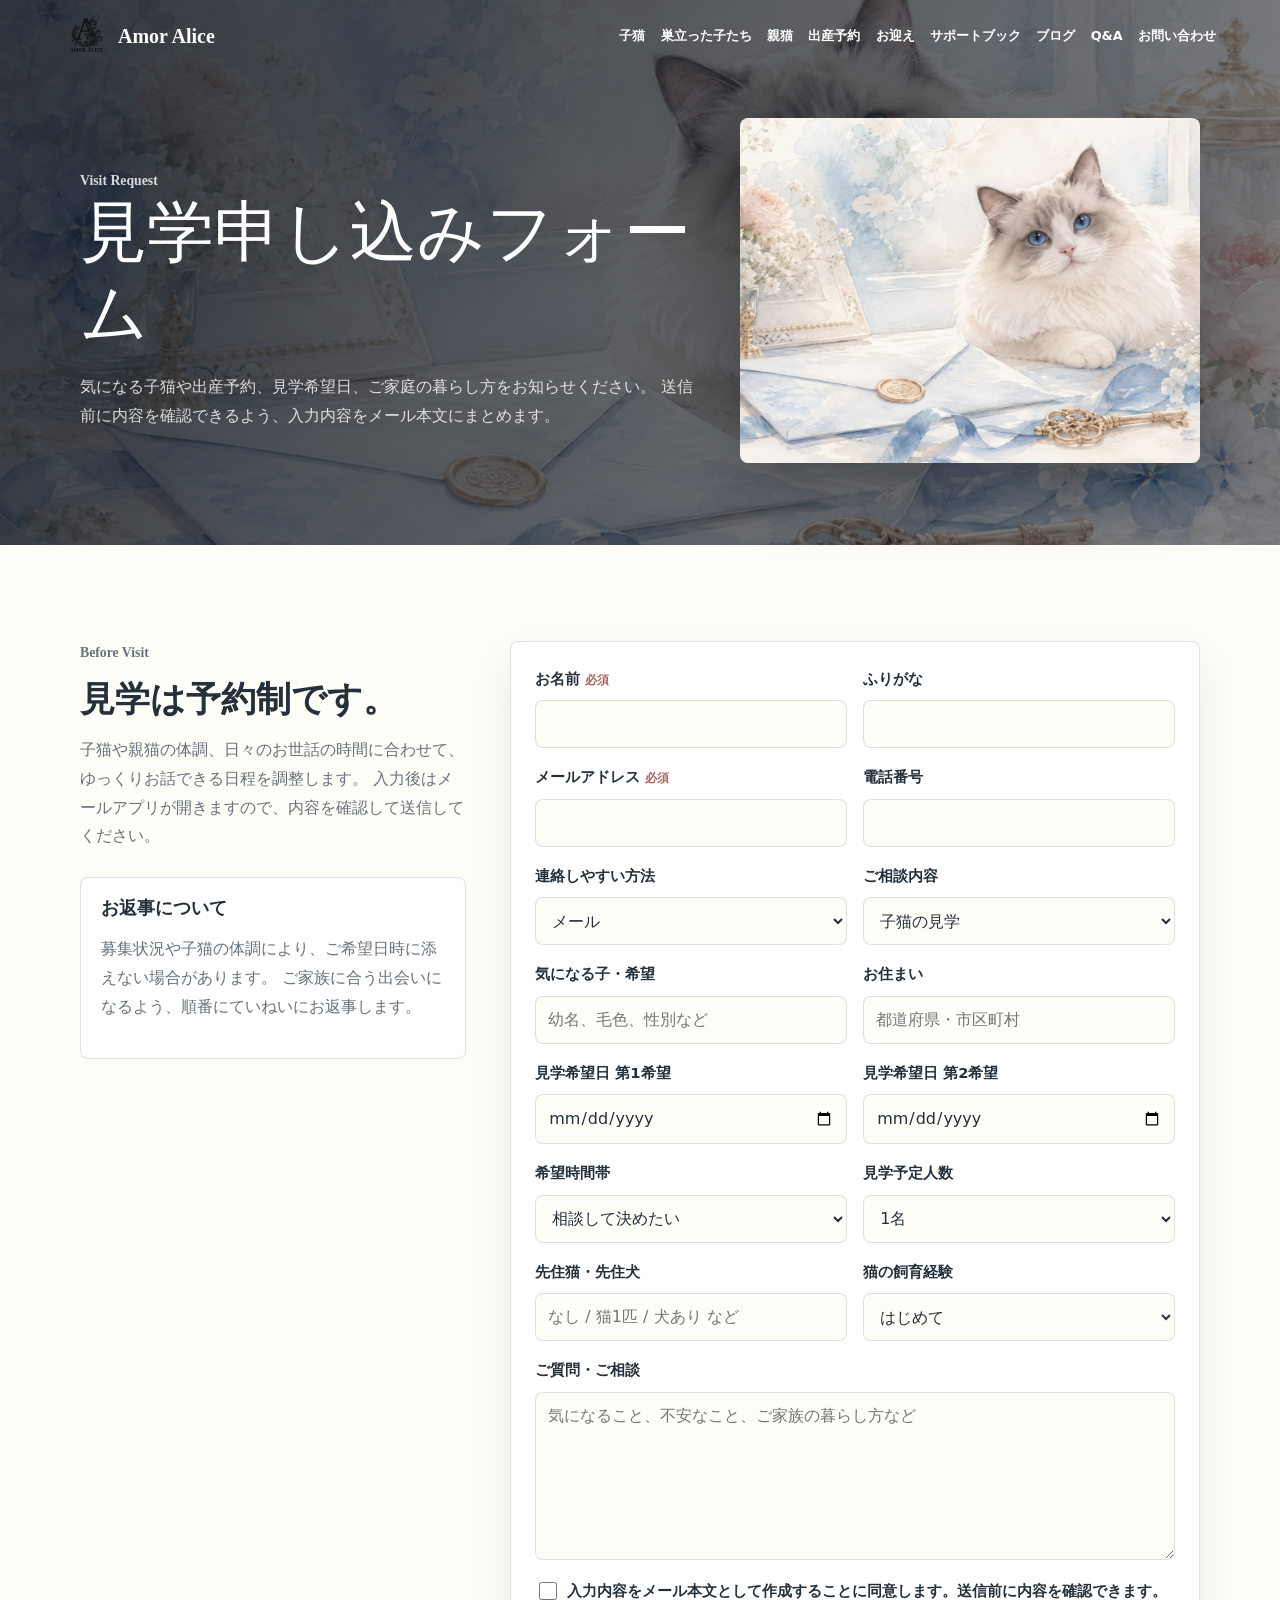
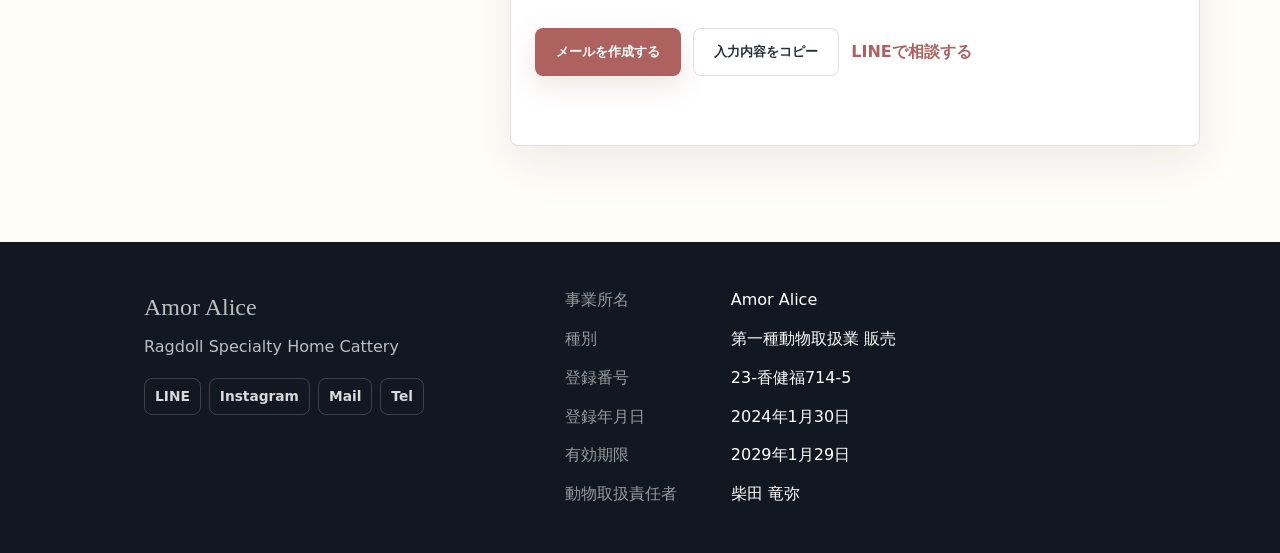
<file: visit-form.html>
<!doctype html>
<html lang="ja">
  <head>
    <meta charset="utf-8">
    <meta name="viewport" content="width=device-width, initial-scale=1">
    <title>見学申し込みフォーム | Amor Alice</title>
    <meta
      name="description"
      content="Amor Aliceの見学申し込みフォームです。見学希望日やご希望の子猫、ご相談内容をお知らせください。"
    >
    <link rel="stylesheet" href="styles.css?v=20260702-blog1">
  </head>
  <body class="subpage form-page">
    <header class="site-header" data-header>
      <a class="brand" href="index.html#top" aria-label="Amor Alice トップへ">
        <img src="assets/brand-logo.png" alt="" class="brand-mark">
        <span class="brand-name">Amor Alice</span>
      </a>
      <button class="nav-toggle" type="button" aria-expanded="false" aria-controls="site-nav" data-nav-toggle>
        Menu
      </button>
      <nav class="site-nav" id="site-nav" data-nav>
        <a href="index.html#kittens">子猫</a>
        <a href="graduates.html">巣立った子たち</a>
        <a href="index.html#parents">親猫</a>
        <a href="index.html#birth-reservation">出産予約</a>
        <a href="index.html#flow">お迎え</a>
        <a href="support-book.html">サポートブック</a>
        <a href="blog.html">ブログ</a>
        <a href="index.html#faq">Q&A</a>
        <a href="index.html#contact">お問い合わせ</a>
      </nav>
    </header>

    <main id="top">
      <section class="subpage-hero form-hero" aria-labelledby="form-hero-title">
        <div class="subpage-hero-inner">
          <div class="subpage-hero-copy">
            <p class="eyebrow">Visit Request</p>
            <h1 id="form-hero-title">見学申し込みフォーム</h1>
            <p>
              気になる子猫や出産予約、見学希望日、ご家庭の暮らし方をお知らせください。
              送信前に内容を確認できるよう、入力内容をメール本文にまとめます。
            </p>
          </div>
          <figure class="subpage-hero-media">
            <img src="assets/generated/contact-invitation.jpg" alt="Amor Aliceへの見学相談をイメージした手紙とラグドール">
          </figure>
        </div>
      </section>

      <section class="section visit-form-section" aria-labelledby="visit-form-title">
        <div class="section-inner form-layout">
          <div class="form-intro">
            <p class="eyebrow">Before Visit</p>
            <h2 id="visit-form-title">見学は予約制です。</h2>
            <p>
              子猫や親猫の体調、日々のお世話の時間に合わせて、ゆっくりお話できる日程を調整します。
              入力後はメールアプリが開きますので、内容を確認して送信してください。
            </p>
            <div class="form-note">
              <h3>お返事について</h3>
              <p>
                募集状況や子猫の体調により、ご希望日時に添えない場合があります。
                ご家族に合う出会いになるよう、順番にていねいにお返事します。
              </p>
            </div>
          </div>

          <form class="visit-form" data-visit-form>
            <div class="form-grid">
              <label class="form-field">
                <span>お名前 <small>必須</small></span>
                <input type="text" name="name" autocomplete="name" required>
              </label>

              <label class="form-field">
                <span>ふりがな</span>
                <input type="text" name="kana" autocomplete="off">
              </label>

              <label class="form-field">
                <span>メールアドレス <small>必須</small></span>
                <input type="email" name="email" autocomplete="email" required>
              </label>

              <label class="form-field">
                <span>電話番号</span>
                <input type="tel" name="tel" autocomplete="tel">
              </label>

              <label class="form-field">
                <span>連絡しやすい方法</span>
                <select name="preferredContact">
                  <option value="メール">メール</option>
                  <option value="LINE">LINE</option>
                  <option value="電話">電話</option>
                  <option value="どれでも大丈夫">どれでも大丈夫</option>
                </select>
              </label>

              <label class="form-field">
                <span>ご相談内容</span>
                <select name="requestType">
                  <option value="子猫の見学">子猫の見学</option>
                  <option value="出産予約">出産予約</option>
                  <option value="募集状況の確認">募集状況の確認</option>
                  <option value="お迎え前の相談">お迎え前の相談</option>
                </select>
              </label>

              <label class="form-field">
                <span>気になる子・希望</span>
                <input type="text" name="interest" placeholder="幼名、毛色、性別など">
              </label>

              <label class="form-field">
                <span>お住まい</span>
                <input type="text" name="area" autocomplete="address-level1" placeholder="都道府県・市区町村">
              </label>

              <label class="form-field">
                <span>見学希望日 第1希望</span>
                <input type="date" name="visitDate1">
              </label>

              <label class="form-field">
                <span>見学希望日 第2希望</span>
                <input type="date" name="visitDate2">
              </label>

              <label class="form-field">
                <span>希望時間帯</span>
                <select name="timeSlot">
                  <option value="相談して決めたい">相談して決めたい</option>
                  <option value="午前">午前</option>
                  <option value="午後">午後</option>
                  <option value="夕方">夕方</option>
                </select>
              </label>

              <label class="form-field">
                <span>見学予定人数</span>
                <select name="people">
                  <option value="1名">1名</option>
                  <option value="2名">2名</option>
                  <option value="3名">3名</option>
                  <option value="4名以上">4名以上</option>
                </select>
              </label>

              <label class="form-field">
                <span>先住猫・先住犬</span>
                <input type="text" name="residentPets" placeholder="なし / 猫1匹 / 犬あり など">
              </label>

              <label class="form-field">
                <span>猫の飼育経験</span>
                <select name="experience">
                  <option value="はじめて">はじめて</option>
                  <option value="以前飼っていた">以前飼っていた</option>
                  <option value="現在飼っている">現在飼っている</option>
                  <option value="家族が飼っていた">家族が飼っていた</option>
                </select>
              </label>

              <label class="form-field form-field-wide">
                <span>ご質問・ご相談</span>
                <textarea name="message" rows="6" placeholder="気になること、不安なこと、ご家族の暮らし方など"></textarea>
              </label>
            </div>

            <label class="form-consent">
              <input type="checkbox" name="consent" required>
              <span>入力内容をメール本文として作成することに同意します。送信前に内容を確認できます。</span>
            </label>

            <div class="form-actions">
              <button class="button primary soft" type="submit">メールを作成する</button>
              <button class="button secondary ink" type="button" data-copy-form>入力内容をコピー</button>
              <a class="text-link" href="https://lin.ee/4A4dqHU" target="_blank" rel="noopener">LINEで相談する</a>
            </div>

            <p class="form-status" data-form-status aria-live="polite"></p>
          </form>
        </div>
      </section>
    </main>

    <footer class="site-footer">
      <div class="footer-inner">
        <div>
          <p class="footer-brand">Amor Alice</p>
          <p>Ragdoll Specialty Home Cattery</p>
          <div class="footer-links" aria-label="連絡先リンク">
            <a href="https://lin.ee/4A4dqHU" target="_blank" rel="noopener">LINE</a>
            <a href="https://www.instagram.com/cattery_amor.alice/" target="_blank" rel="noopener">Instagram</a>
            <a href="mailto:cattery227.amor.alice@gmail.com">Mail</a>
            <a href="tel:09087426180">Tel</a>
          </div>
        </div>
        <dl class="legal-list">
          <div>
            <dt>事業所名</dt>
            <dd>Amor Alice</dd>
          </div>
          <div>
            <dt>種別</dt>
            <dd>第一種動物取扱業 販売</dd>
          </div>
          <div>
            <dt>登録番号</dt>
            <dd>23-香健福714-5</dd>
          </div>
          <div>
            <dt>登録年月日</dt>
            <dd>2024年1月30日</dd>
          </div>
          <div>
            <dt>有効期限</dt>
            <dd>2029年1月29日</dd>
          </div>
          <div>
            <dt>動物取扱責任者</dt>
            <dd>柴田 竜弥</dd>
          </div>
        </dl>
      </div>
    </footer>

    <script src="script.js?v=20260702-blog1"></script>
  </body>
</html>
</file>
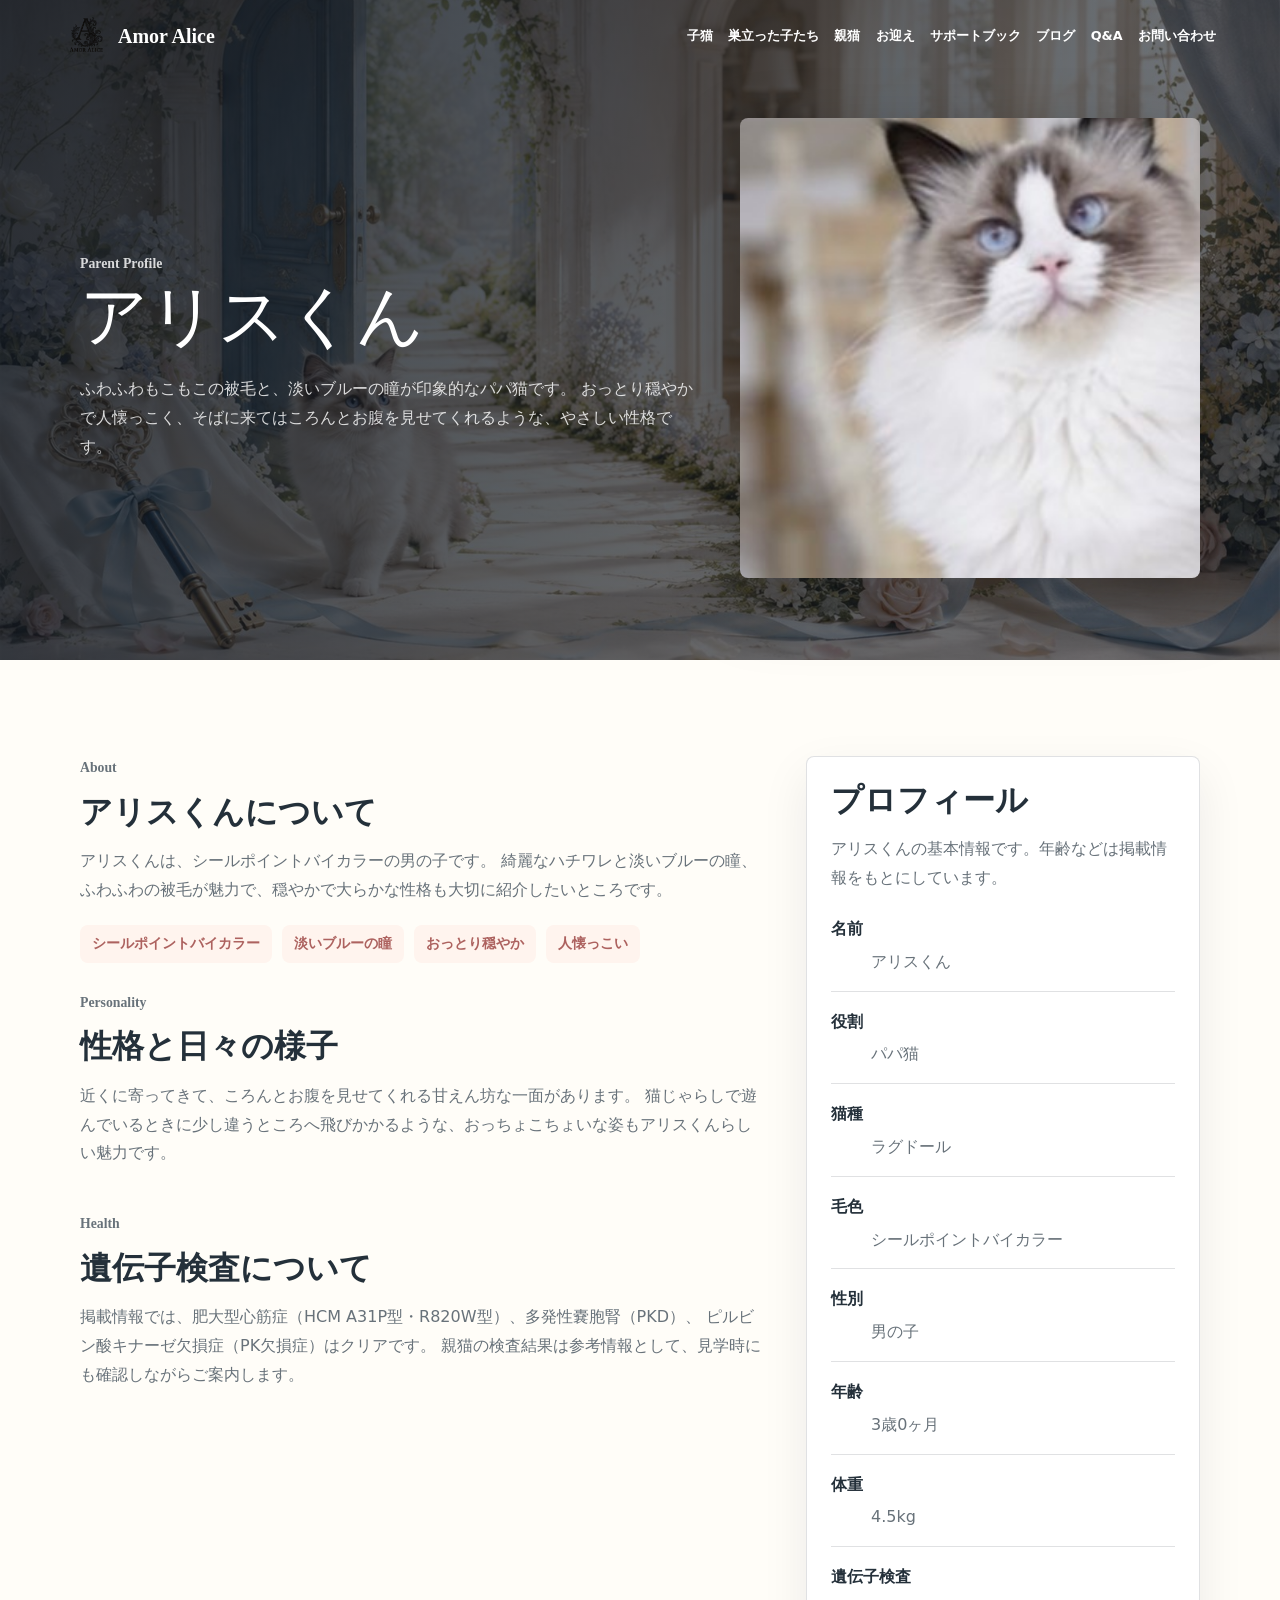
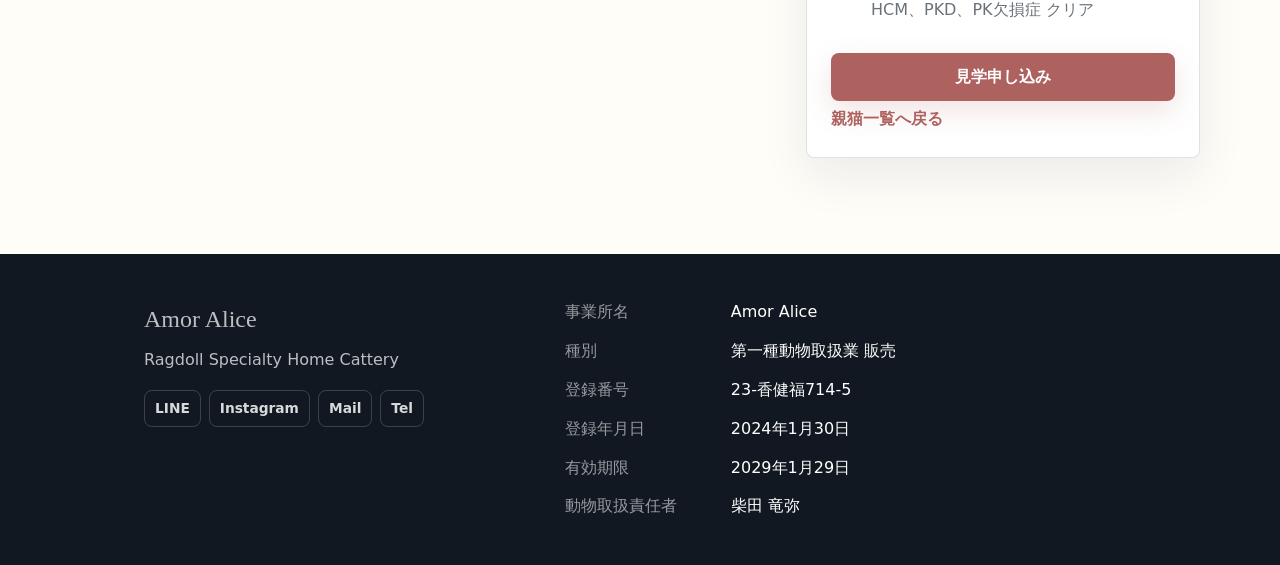
<file: parents/alice.html>
<!doctype html>
<html lang="ja">
  <head>
    <meta charset="utf-8">
    <meta name="viewport" content="width=device-width, initial-scale=1">
    <title>アリスくん | 親猫紹介 | Amor Alice</title>
    <meta
      name="description"
      content="Amor Aliceのパパ猫、アリスくんの紹介ページです。"
    >
    <link rel="stylesheet" href="../styles.css?v=20260702-blog1">
  </head>
  <body class="subpage">
    <header class="site-header" data-header>
      <a class="brand" href="../index.html#top" aria-label="Amor Alice トップへ">
        <img src="../assets/brand-logo.png" alt="" class="brand-mark">
        <span class="brand-name">Amor Alice</span>
      </a>
      <button class="nav-toggle" type="button" aria-expanded="false" aria-controls="site-nav" data-nav-toggle>
        Menu
      </button>
      <nav class="site-nav" id="site-nav" data-nav>
        <a href="../index.html#kittens">子猫</a>
        <a href="../graduates.html">巣立った子たち</a>
        <a href="../index.html#parents" aria-current="page">親猫</a>
        <a href="../index.html#flow">お迎え</a>
        <a href="../support-book.html">サポートブック</a>
        <a href="../blog.html">ブログ</a>
        <a href="../index.html#faq">Q&A</a>
        <a href="../index.html#contact">お問い合わせ</a>
      </nav>
    </header>

    <nav class="mobile-contact-bar" aria-label="スマホ用の主要導線">
      <a href="../index.html#kittens">子猫</a>
      <a class="is-primary" href="../visit-form.html?type=visit">見学申し込み</a>
      <a href="https://lin.ee/4A4dqHU" target="_blank" rel="noopener">LINE</a>
    </nav>

    <main id="top">
      <section class="subpage-hero parent-detail-hero" aria-labelledby="parent-title">
        <div class="subpage-hero-inner">
          <div class="subpage-hero-copy">
            <p class="eyebrow">Parent Profile</p>
            <h1 id="parent-title">アリスくん</h1>
            <p>
              ふわふわもこもこの被毛と、淡いブルーの瞳が印象的なパパ猫です。
              おっとり穏やかで人懐っこく、そばに来てはころんとお腹を見せてくれるような、やさしい性格です。
            </p>
          </div>
          <figure class="subpage-hero-media">
            <img src="../assets/alice.jpg" alt="パパ猫アリスくん">
          </figure>
        </div>
      </section>

      <section class="section" aria-labelledby="about-parent">
        <div class="section-inner parent-detail-grid">
          <div class="parent-story">
            <article>
              <p class="eyebrow">About</p>
              <h2 id="about-parent">アリスくんについて</h2>
              <p>
                アリスくんは、シールポイントバイカラーの男の子です。
                綺麗なハチワレと淡いブルーの瞳、ふわふわの被毛が魅力で、穏やかで大らかな性格も大切に紹介したいところです。
              </p>
              <div class="parent-tags" aria-label="アリスくんの印象">
                <span>シールポイントバイカラー</span>
                <span>淡いブルーの瞳</span>
                <span>おっとり穏やか</span>
                <span>人懐っこい</span>
              </div>
            </article>

            <article>
              <p class="eyebrow">Personality</p>
              <h2>性格と日々の様子</h2>
              <p>
                近くに寄ってきて、ころんとお腹を見せてくれる甘えん坊な一面があります。
                猫じゃらしで遊んでいるときに少し違うところへ飛びかかるような、おっちょこちょいな姿もアリスくんらしい魅力です。
              </p>
            </article>

            <article>
              <p class="eyebrow">Health</p>
              <h2>遺伝子検査について</h2>
              <p>
                掲載情報では、肥大型心筋症（HCM A31P型・R820W型）、多発性嚢胞腎（PKD）、
                ピルビン酸キナーゼ欠損症（PK欠損症）はクリアです。
                親猫の検査結果は参考情報として、見学時にも確認しながらご案内します。
              </p>
            </article>
          </div>

          <aside class="parent-profile-card" aria-labelledby="profile-title">
            <h2 id="profile-title">プロフィール</h2>
            <p>アリスくんの基本情報です。年齢などは掲載情報をもとにしています。</p>
            <dl>
              <div>
                <dt>名前</dt>
                <dd>アリスくん</dd>
              </div>
              <div>
                <dt>役割</dt>
                <dd>パパ猫</dd>
              </div>
              <div>
                <dt>猫種</dt>
                <dd>ラグドール</dd>
              </div>
              <div>
                <dt>毛色</dt>
                <dd>シールポイントバイカラー</dd>
              </div>
              <div>
                <dt>性別</dt>
                <dd>男の子</dd>
              </div>
              <div>
                <dt>年齢</dt>
                <dd>3歳0ヶ月</dd>
              </div>
              <div>
                <dt>体重</dt>
                <dd>4.5kg</dd>
              </div>
              <div>
                <dt>遺伝子検査</dt>
                <dd>HCM、PKD、PK欠損症 クリア</dd>
              </div>
            </dl>
            <div class="parent-next">
              <a class="button primary soft" href="../visit-form.html?type=visit">見学申し込み</a>
              <a class="text-link" href="../index.html#parents">親猫一覧へ戻る</a>
            </div>
          </aside>
        </div>
      </section>
    </main>

    <footer class="site-footer">
      <div class="footer-inner">
        <div>
          <p class="footer-brand">Amor Alice</p>
          <p>Ragdoll Specialty Home Cattery</p>
          <div class="footer-links" aria-label="連絡先リンク">
            <a href="https://lin.ee/4A4dqHU" target="_blank" rel="noopener">LINE</a>
            <a href="https://www.instagram.com/cattery_amor.alice/" target="_blank" rel="noopener">Instagram</a>
            <a href="mailto:cattery227.amor.alice@gmail.com">Mail</a>
            <a href="tel:09087426180">Tel</a>
          </div>
        </div>
        <dl class="legal-list">
          <div>
            <dt>事業所名</dt>
            <dd>Amor Alice</dd>
          </div>
          <div>
            <dt>種別</dt>
            <dd>第一種動物取扱業 販売</dd>
          </div>
          <div>
            <dt>登録番号</dt>
            <dd>23-香健福714-5</dd>
          </div>
          <div>
            <dt>登録年月日</dt>
            <dd>2024年1月30日</dd>
          </div>
          <div>
            <dt>有効期限</dt>
            <dd>2029年1月29日</dd>
          </div>
          <div>
            <dt>動物取扱責任者</dt>
            <dd>柴田 竜弥</dd>
          </div>
        </dl>
      </div>
    </footer>

    <script src="../script.js?v=20260702-blog1"></script>
  </body>
</html>
</file>
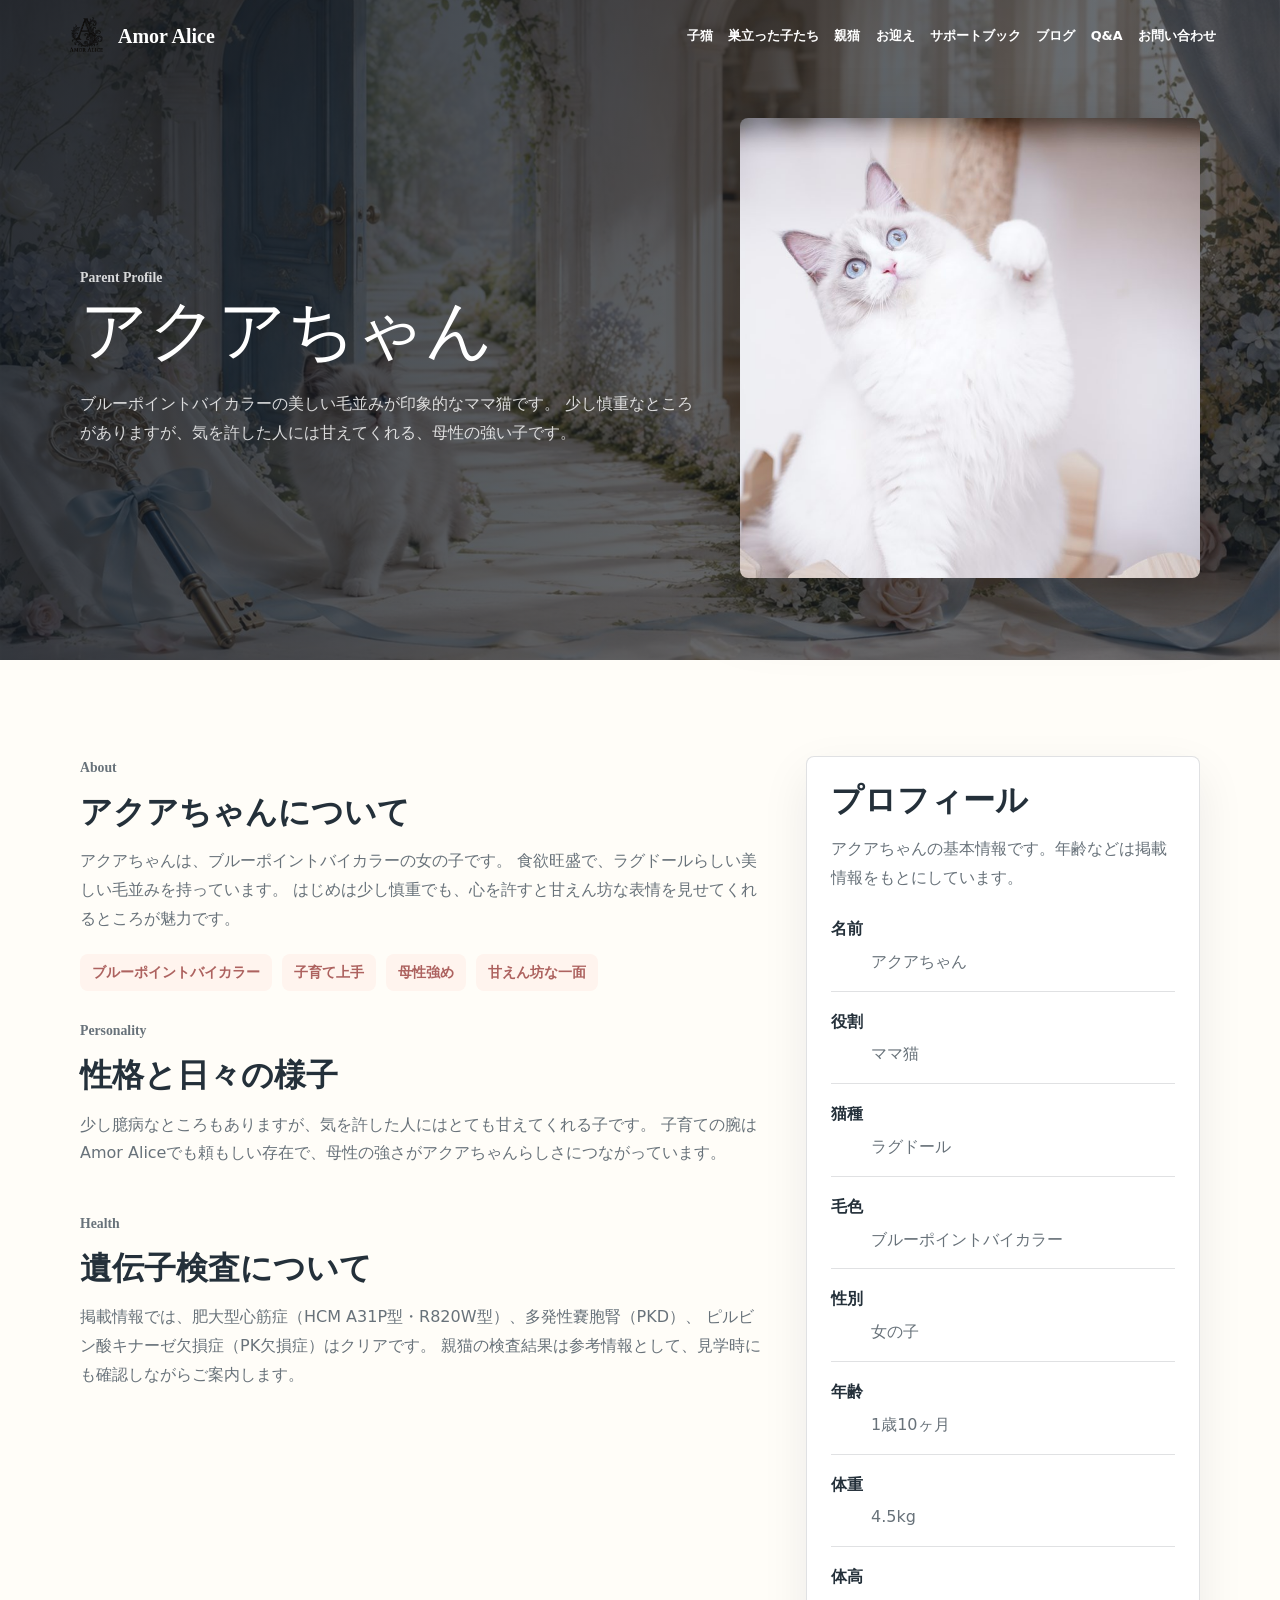
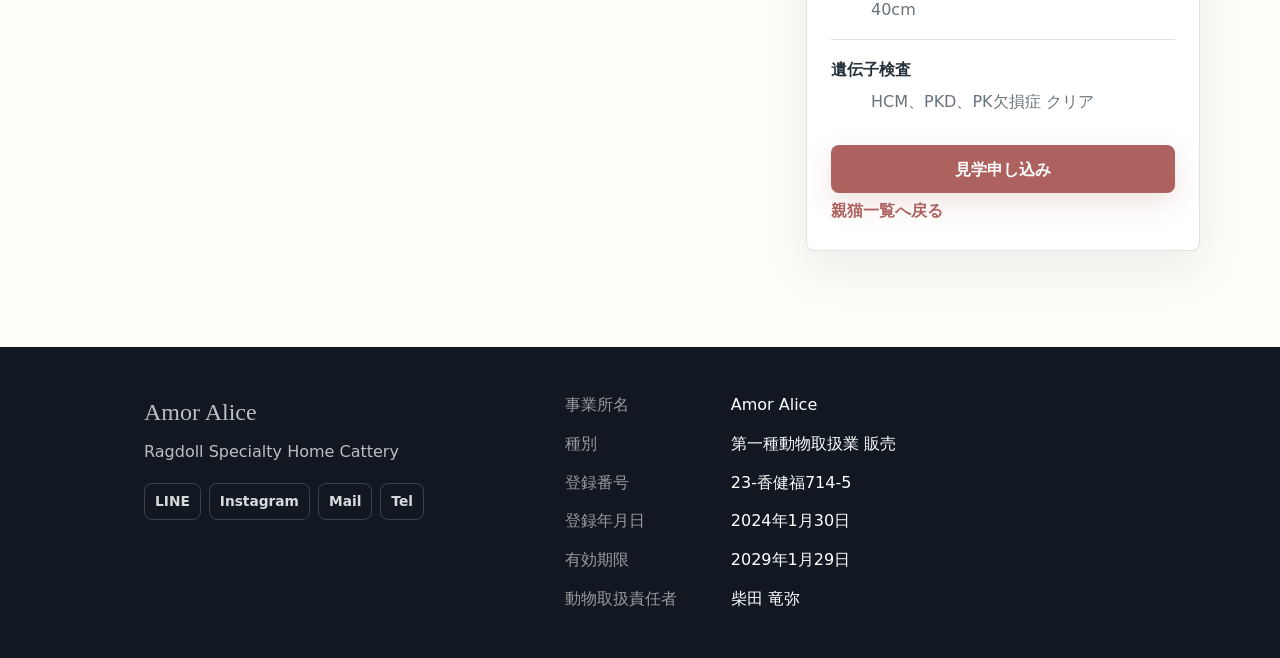
<file: parents/aqua.html>
<!doctype html>
<html lang="ja">
  <head>
    <meta charset="utf-8">
    <meta name="viewport" content="width=device-width, initial-scale=1">
    <title>アクアちゃん | 親猫紹介 | Amor Alice</title>
    <meta
      name="description"
      content="Amor Aliceのママ猫、アクアちゃんの紹介ページです。"
    >
    <link rel="stylesheet" href="../styles.css?v=20260702-blog1">
  </head>
  <body class="subpage">
    <header class="site-header" data-header>
      <a class="brand" href="../index.html#top" aria-label="Amor Alice トップへ">
        <img src="../assets/brand-logo.png" alt="" class="brand-mark">
        <span class="brand-name">Amor Alice</span>
      </a>
      <button class="nav-toggle" type="button" aria-expanded="false" aria-controls="site-nav" data-nav-toggle>
        Menu
      </button>
      <nav class="site-nav" id="site-nav" data-nav>
        <a href="../index.html#kittens">子猫</a>
        <a href="../graduates.html">巣立った子たち</a>
        <a href="../index.html#parents" aria-current="page">親猫</a>
        <a href="../index.html#flow">お迎え</a>
        <a href="../support-book.html">サポートブック</a>
        <a href="../blog.html">ブログ</a>
        <a href="../index.html#faq">Q&A</a>
        <a href="../index.html#contact">お問い合わせ</a>
      </nav>
    </header>

    <nav class="mobile-contact-bar" aria-label="スマホ用の主要導線">
      <a href="../index.html#kittens">子猫</a>
      <a class="is-primary" href="../visit-form.html?type=visit">見学申し込み</a>
      <a href="https://lin.ee/4A4dqHU" target="_blank" rel="noopener">LINE</a>
    </nav>

    <main id="top">
      <section class="subpage-hero parent-detail-hero" aria-labelledby="parent-title">
        <div class="subpage-hero-inner">
          <div class="subpage-hero-copy">
            <p class="eyebrow">Parent Profile</p>
            <h1 id="parent-title">アクアちゃん</h1>
            <p>
              ブルーポイントバイカラーの美しい毛並みが印象的なママ猫です。
              少し慎重なところがありますが、気を許した人には甘えてくれる、母性の強い子です。
            </p>
          </div>
          <figure class="subpage-hero-media">
            <img src="../assets/aqua.jpg" alt="ママ猫アクアちゃん">
          </figure>
        </div>
      </section>

      <section class="section" aria-labelledby="about-parent">
        <div class="section-inner parent-detail-grid">
          <div class="parent-story">
            <article>
              <p class="eyebrow">About</p>
              <h2 id="about-parent">アクアちゃんについて</h2>
              <p>
                アクアちゃんは、ブルーポイントバイカラーの女の子です。
                食欲旺盛で、ラグドールらしい美しい毛並みを持っています。
                はじめは少し慎重でも、心を許すと甘えん坊な表情を見せてくれるところが魅力です。
              </p>
              <div class="parent-tags" aria-label="アクアちゃんの印象">
                <span>ブルーポイントバイカラー</span>
                <span>子育て上手</span>
                <span>母性強め</span>
                <span>甘えん坊な一面</span>
              </div>
            </article>

            <article>
              <p class="eyebrow">Personality</p>
              <h2>性格と日々の様子</h2>
              <p>
                少し臆病なところもありますが、気を許した人にはとても甘えてくれる子です。
                子育ての腕はAmor Aliceでも頼もしい存在で、母性の強さがアクアちゃんらしさにつながっています。
              </p>
            </article>

            <article>
              <p class="eyebrow">Health</p>
              <h2>遺伝子検査について</h2>
              <p>
                掲載情報では、肥大型心筋症（HCM A31P型・R820W型）、多発性嚢胞腎（PKD）、
                ピルビン酸キナーゼ欠損症（PK欠損症）はクリアです。
                親猫の検査結果は参考情報として、見学時にも確認しながらご案内します。
              </p>
            </article>
          </div>

          <aside class="parent-profile-card" aria-labelledby="profile-title">
            <h2 id="profile-title">プロフィール</h2>
            <p>アクアちゃんの基本情報です。年齢などは掲載情報をもとにしています。</p>
            <dl>
              <div>
                <dt>名前</dt>
                <dd>アクアちゃん</dd>
              </div>
              <div>
                <dt>役割</dt>
                <dd>ママ猫</dd>
              </div>
              <div>
                <dt>猫種</dt>
                <dd>ラグドール</dd>
              </div>
              <div>
                <dt>毛色</dt>
                <dd>ブルーポイントバイカラー</dd>
              </div>
              <div>
                <dt>性別</dt>
                <dd>女の子</dd>
              </div>
              <div>
                <dt>年齢</dt>
                <dd>1歳10ヶ月</dd>
              </div>
              <div>
                <dt>体重</dt>
                <dd>4.5kg</dd>
              </div>
              <div>
                <dt>体高</dt>
                <dd>40cm</dd>
              </div>
              <div>
                <dt>遺伝子検査</dt>
                <dd>HCM、PKD、PK欠損症 クリア</dd>
              </div>
            </dl>
            <div class="parent-next">
              <a class="button primary soft" href="../visit-form.html?type=visit">見学申し込み</a>
              <a class="text-link" href="../index.html#parents">親猫一覧へ戻る</a>
            </div>
          </aside>
        </div>
      </section>
    </main>

    <footer class="site-footer">
      <div class="footer-inner">
        <div>
          <p class="footer-brand">Amor Alice</p>
          <p>Ragdoll Specialty Home Cattery</p>
          <div class="footer-links" aria-label="連絡先リンク">
            <a href="https://lin.ee/4A4dqHU" target="_blank" rel="noopener">LINE</a>
            <a href="https://www.instagram.com/cattery_amor.alice/" target="_blank" rel="noopener">Instagram</a>
            <a href="mailto:cattery227.amor.alice@gmail.com">Mail</a>
            <a href="tel:09087426180">Tel</a>
          </div>
        </div>
        <dl class="legal-list">
          <div>
            <dt>事業所名</dt>
            <dd>Amor Alice</dd>
          </div>
          <div>
            <dt>種別</dt>
            <dd>第一種動物取扱業 販売</dd>
          </div>
          <div>
            <dt>登録番号</dt>
            <dd>23-香健福714-5</dd>
          </div>
          <div>
            <dt>登録年月日</dt>
            <dd>2024年1月30日</dd>
          </div>
          <div>
            <dt>有効期限</dt>
            <dd>2029年1月29日</dd>
          </div>
          <div>
            <dt>動物取扱責任者</dt>
            <dd>柴田 竜弥</dd>
          </div>
        </dl>
      </div>
    </footer>

    <script src="../script.js?v=20260702-blog1"></script>
  </body>
</html>
</file>
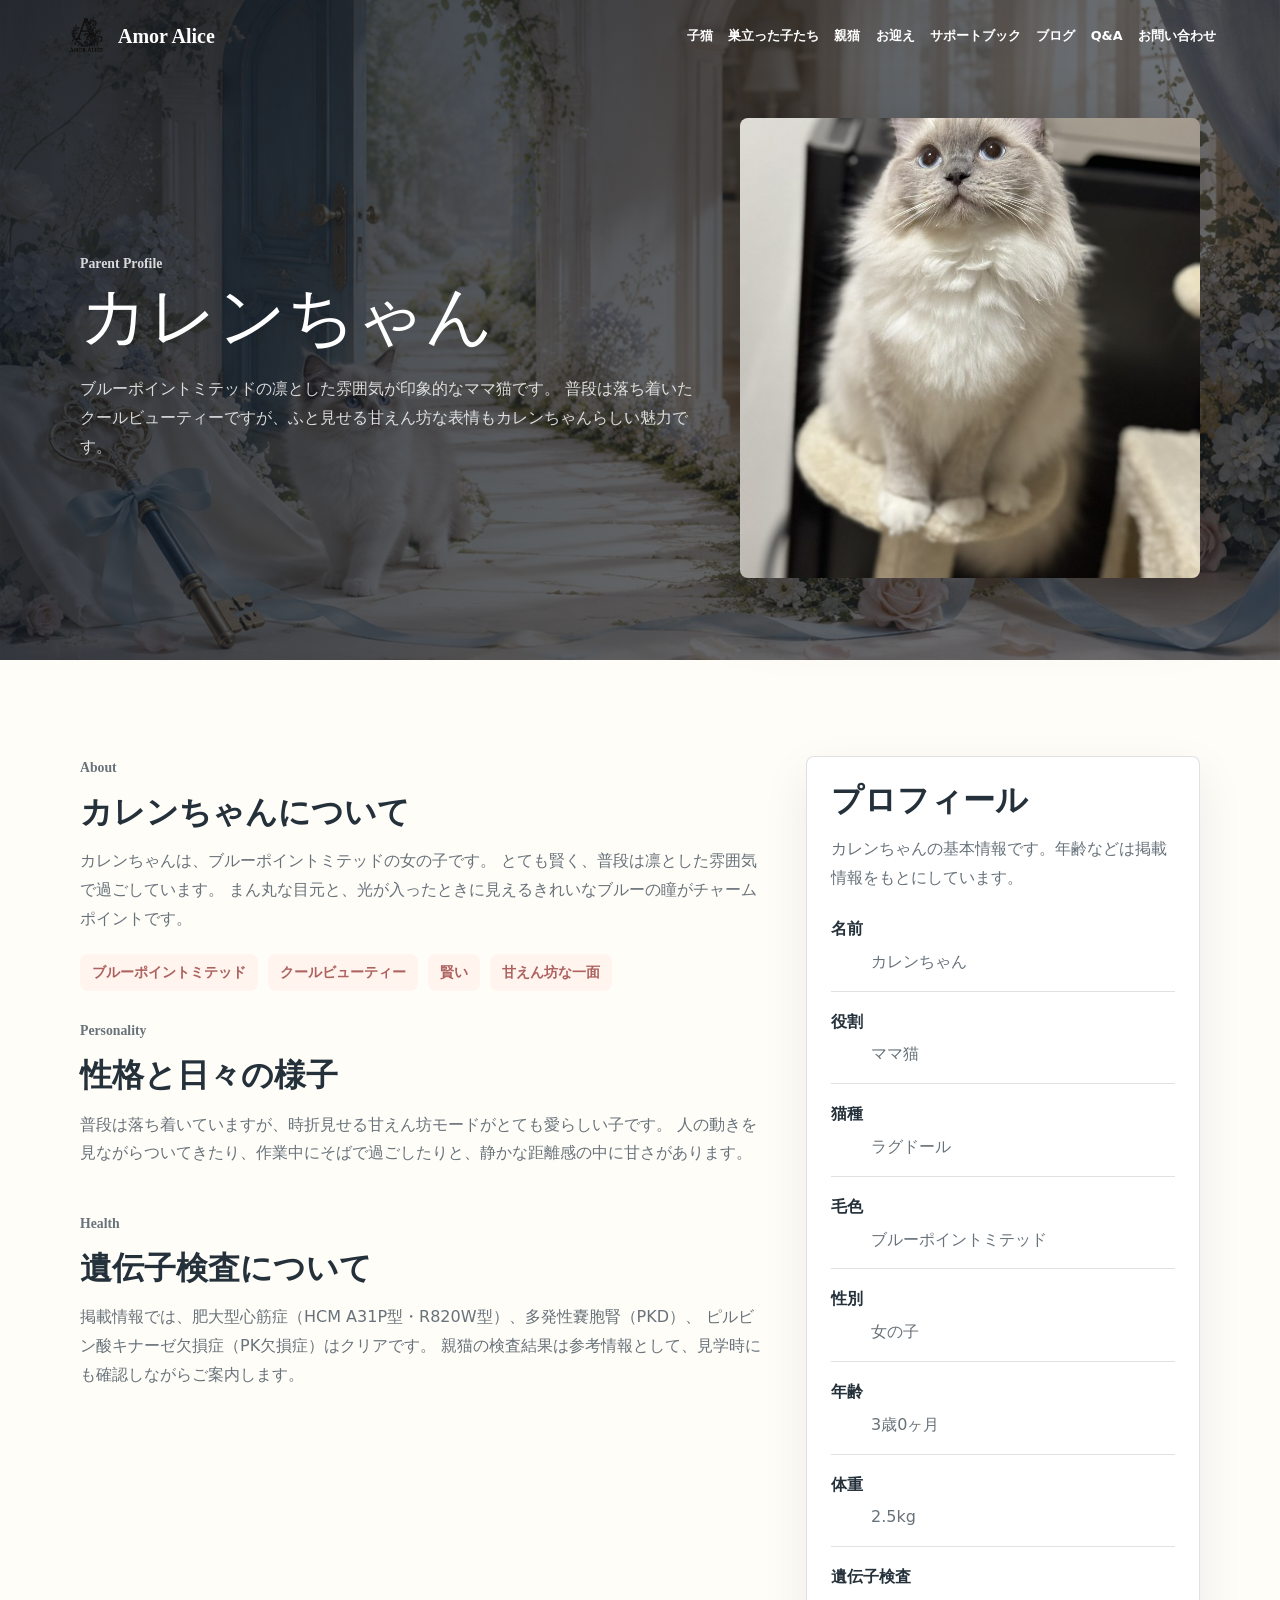
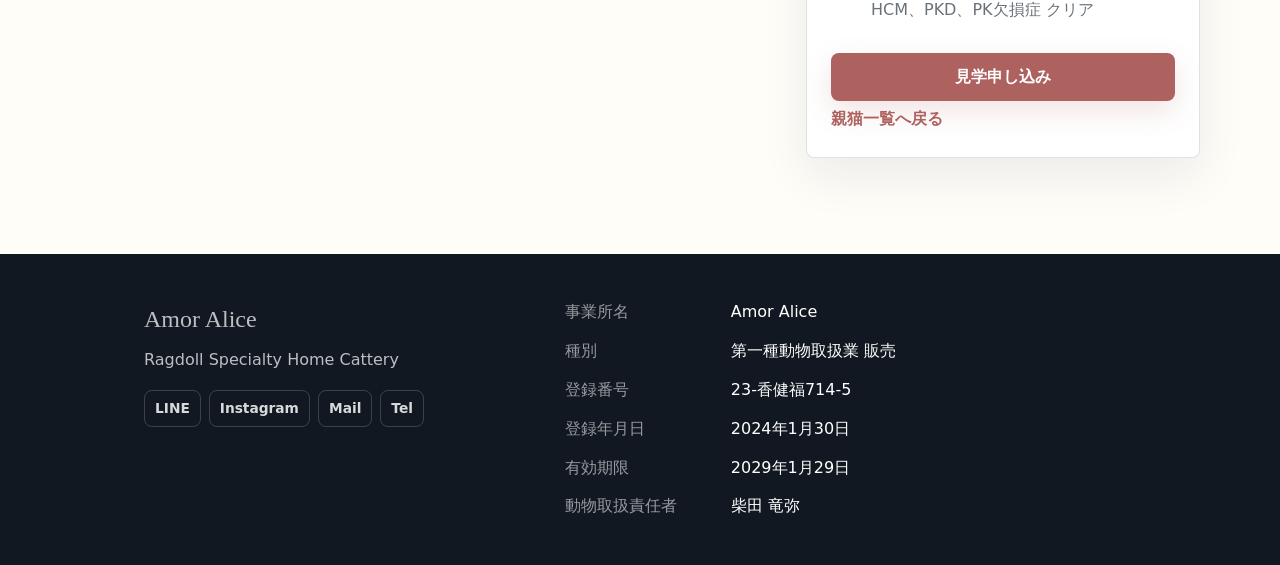
<file: parents/karen.html>
<!doctype html>
<html lang="ja">
  <head>
    <meta charset="utf-8">
    <meta name="viewport" content="width=device-width, initial-scale=1">
    <title>カレンちゃん | 親猫紹介 | Amor Alice</title>
    <meta
      name="description"
      content="Amor Aliceのママ猫、カレンちゃんの紹介ページです。"
    >
    <link rel="stylesheet" href="../styles.css?v=20260702-blog1">
  </head>
  <body class="subpage">
    <header class="site-header" data-header>
      <a class="brand" href="../index.html#top" aria-label="Amor Alice トップへ">
        <img src="../assets/brand-logo.png" alt="" class="brand-mark">
        <span class="brand-name">Amor Alice</span>
      </a>
      <button class="nav-toggle" type="button" aria-expanded="false" aria-controls="site-nav" data-nav-toggle>
        Menu
      </button>
      <nav class="site-nav" id="site-nav" data-nav>
        <a href="../index.html#kittens">子猫</a>
        <a href="../graduates.html">巣立った子たち</a>
        <a href="../index.html#parents" aria-current="page">親猫</a>
        <a href="../index.html#flow">お迎え</a>
        <a href="../support-book.html">サポートブック</a>
        <a href="../blog.html">ブログ</a>
        <a href="../index.html#faq">Q&A</a>
        <a href="../index.html#contact">お問い合わせ</a>
      </nav>
    </header>

    <nav class="mobile-contact-bar" aria-label="スマホ用の主要導線">
      <a href="../index.html#kittens">子猫</a>
      <a class="is-primary" href="../visit-form.html?type=visit">見学申し込み</a>
      <a href="https://lin.ee/4A4dqHU" target="_blank" rel="noopener">LINE</a>
    </nav>

    <main id="top">
      <section class="subpage-hero parent-detail-hero" aria-labelledby="parent-title">
        <div class="subpage-hero-inner">
          <div class="subpage-hero-copy">
            <p class="eyebrow">Parent Profile</p>
            <h1 id="parent-title">カレンちゃん</h1>
            <p>
              ブルーポイントミテッドの凛とした雰囲気が印象的なママ猫です。
              普段は落ち着いたクールビューティーですが、ふと見せる甘えん坊な表情もカレンちゃんらしい魅力です。
            </p>
          </div>
          <figure class="subpage-hero-media">
            <img src="../assets/karen.jpg" alt="ママ猫カレンちゃん">
          </figure>
        </div>
      </section>

      <section class="section" aria-labelledby="about-parent">
        <div class="section-inner parent-detail-grid">
          <div class="parent-story">
            <article>
              <p class="eyebrow">About</p>
              <h2 id="about-parent">カレンちゃんについて</h2>
              <p>
                カレンちゃんは、ブルーポイントミテッドの女の子です。
                とても賢く、普段は凛とした雰囲気で過ごしています。
                まん丸な目元と、光が入ったときに見えるきれいなブルーの瞳がチャームポイントです。
              </p>
              <div class="parent-tags" aria-label="カレンちゃんの印象">
                <span>ブルーポイントミテッド</span>
                <span>クールビューティー</span>
                <span>賢い</span>
                <span>甘えん坊な一面</span>
              </div>
            </article>

            <article>
              <p class="eyebrow">Personality</p>
              <h2>性格と日々の様子</h2>
              <p>
                普段は落ち着いていますが、時折見せる甘えん坊モードがとても愛らしい子です。
                人の動きを見ながらついてきたり、作業中にそばで過ごしたりと、静かな距離感の中に甘さがあります。
              </p>
            </article>

            <article>
              <p class="eyebrow">Health</p>
              <h2>遺伝子検査について</h2>
              <p>
                掲載情報では、肥大型心筋症（HCM A31P型・R820W型）、多発性嚢胞腎（PKD）、
                ピルビン酸キナーゼ欠損症（PK欠損症）はクリアです。
                親猫の検査結果は参考情報として、見学時にも確認しながらご案内します。
              </p>
            </article>
          </div>

          <aside class="parent-profile-card" aria-labelledby="profile-title">
            <h2 id="profile-title">プロフィール</h2>
            <p>カレンちゃんの基本情報です。年齢などは掲載情報をもとにしています。</p>
            <dl>
              <div>
                <dt>名前</dt>
                <dd>カレンちゃん</dd>
              </div>
              <div>
                <dt>役割</dt>
                <dd>ママ猫</dd>
              </div>
              <div>
                <dt>猫種</dt>
                <dd>ラグドール</dd>
              </div>
              <div>
                <dt>毛色</dt>
                <dd>ブルーポイントミテッド</dd>
              </div>
              <div>
                <dt>性別</dt>
                <dd>女の子</dd>
              </div>
              <div>
                <dt>年齢</dt>
                <dd>3歳0ヶ月</dd>
              </div>
              <div>
                <dt>体重</dt>
                <dd>2.5kg</dd>
              </div>
              <div>
                <dt>遺伝子検査</dt>
                <dd>HCM、PKD、PK欠損症 クリア</dd>
              </div>
            </dl>
            <div class="parent-next">
              <a class="button primary soft" href="../visit-form.html?type=visit">見学申し込み</a>
              <a class="text-link" href="../index.html#parents">親猫一覧へ戻る</a>
            </div>
          </aside>
        </div>
      </section>
    </main>

    <footer class="site-footer">
      <div class="footer-inner">
        <div>
          <p class="footer-brand">Amor Alice</p>
          <p>Ragdoll Specialty Home Cattery</p>
          <div class="footer-links" aria-label="連絡先リンク">
            <a href="https://lin.ee/4A4dqHU" target="_blank" rel="noopener">LINE</a>
            <a href="https://www.instagram.com/cattery_amor.alice/" target="_blank" rel="noopener">Instagram</a>
            <a href="mailto:cattery227.amor.alice@gmail.com">Mail</a>
            <a href="tel:09087426180">Tel</a>
          </div>
        </div>
        <dl class="legal-list">
          <div>
            <dt>事業所名</dt>
            <dd>Amor Alice</dd>
          </div>
          <div>
            <dt>種別</dt>
            <dd>第一種動物取扱業 販売</dd>
          </div>
          <div>
            <dt>登録番号</dt>
            <dd>23-香健福714-5</dd>
          </div>
          <div>
            <dt>登録年月日</dt>
            <dd>2024年1月30日</dd>
          </div>
          <div>
            <dt>有効期限</dt>
            <dd>2029年1月29日</dd>
          </div>
          <div>
            <dt>動物取扱責任者</dt>
            <dd>柴田 竜弥</dd>
          </div>
        </dl>
      </div>
    </footer>

    <script src="../script.js?v=20260702-blog1"></script>
  </body>
</html>
</file>
<file: styles.css>
:root {
  --cream: #fff9ef;
  --paper: #fffdf8;
  --mist: #eaf5f1;
  --rose: #d98d84;
  --rose-deep: #ad625f;
  --sage: #7d9f8b;
  --gold: #b88a3f;
  --ink: #24303a;
  --muted: #68727a;
  --line: rgba(36, 48, 58, 0.14);
  --night: #111821;
  --shadow: 0 22px 70px rgba(17, 24, 33, 0.16);
}

* {
  box-sizing: border-box;
}

html {
  scroll-behavior: smooth;
}

body {
  margin: 0;
  color: var(--ink);
  background: var(--paper);
  font-family: "Yu Gothic", "Yu Gothic UI", "Hiragino Sans", Meiryo, system-ui, sans-serif;
  line-height: 1.8;
  letter-spacing: 0;
}

img {
  display: block;
  max-width: 100%;
}

a {
  color: inherit;
  text-decoration: none;
}

.site-header {
  position: fixed;
  top: 0;
  left: 0;
  right: 0;
  z-index: 20;
  display: flex;
  align-items: center;
  justify-content: space-between;
  gap: 24px;
  min-height: 72px;
  padding: 12px min(5vw, 64px);
  color: #fff;
  transition: background 180ms ease, color 180ms ease, box-shadow 180ms ease;
}

.site-header.is-scrolled {
  color: var(--ink);
  background: rgba(255, 253, 248, 0.9);
  box-shadow: 0 10px 30px rgba(17, 24, 33, 0.08);
  backdrop-filter: blur(18px);
}

.brand {
  display: inline-flex;
  align-items: center;
  gap: 10px;
  min-width: 0;
  font-weight: 700;
}

.brand-mark {
  width: 44px;
  height: 44px;
  object-fit: contain;
}

.brand-name {
  font-family: Georgia, "Times New Roman", serif;
  font-size: 1.25rem;
  line-height: 1;
  white-space: nowrap;
}

.site-nav {
  display: flex;
  align-items: center;
  gap: clamp(10px, 1.2vw, 18px);
  font-size: clamp(0.78rem, 1vw, 0.9rem);
  font-weight: 700;
}

.site-nav a {
  position: relative;
  padding: 6px 0;
}

.site-nav a::after {
  position: absolute;
  left: 0;
  right: 0;
  bottom: 0;
  height: 2px;
  content: "";
  background: currentColor;
  transform: scaleX(0);
  transform-origin: left;
  transition: transform 180ms ease;
}

.site-nav a:hover::after,
.site-nav a:focus-visible::after {
  transform: scaleX(1);
}

.nav-toggle {
  display: none;
  width: 64px;
  height: 40px;
  border: 1px solid currentColor;
  border-radius: 8px;
  color: inherit;
  background: transparent;
  font: inherit;
  font-weight: 700;
}

.mobile-contact-bar {
  display: none;
}

.hero {
  position: relative;
  color: #fff;
  background: var(--night);
}

.scroll-hero {
  height: 400vh;
}

.hero-stage {
  position: sticky;
  top: 0;
  display: grid;
  align-items: end;
  min-height: 100svh;
  padding: 118px min(5vw, 72px) 72px;
  overflow: hidden;
}

.hero-canvas,
.hero-shade {
  position: absolute;
  inset: 0;
}

.hero-canvas {
  width: 100%;
  height: 100%;
  background: #07090d;
}

.hero-shade {
  background:
    radial-gradient(circle at 68% 32%, rgba(255, 255, 255, 0.12), rgba(17, 24, 33, 0) 36%),
    linear-gradient(90deg, rgba(17, 24, 33, 0.56) 0%, rgba(17, 24, 33, 0.18) 42%, rgba(17, 24, 33, 0.02) 100%),
    linear-gradient(0deg, rgba(17, 24, 33, 0.58) 0%, rgba(17, 24, 33, 0.12) 36%, rgba(17, 24, 33, 0) 58%);
}

.hero-content {
  position: relative;
  z-index: 2;
  width: min(620px, 100%);
  transition: opacity 160ms ease, transform 160ms ease;
  will-change: opacity, transform;
}

.hero-content::before {
  content: "";
  position: absolute;
  inset: -34px -40px -28px -46px;
  z-index: -1;
  border-radius: 28px;
  background: radial-gradient(ellipse at 24% 64%, rgba(8, 12, 17, 0.58), rgba(8, 12, 17, 0.32) 46%, rgba(8, 12, 17, 0) 74%);
  filter: blur(8px);
  pointer-events: none;
}

.hero-loader {
  position: absolute;
  left: 50%;
  top: 50%;
  z-index: 4;
  width: min(320px, calc(100% - 44px));
  padding: 22px;
  border: 1px solid rgba(255, 255, 255, 0.28);
  border-radius: 8px;
  color: #fff;
  background: rgba(17, 24, 33, 0.58);
  box-shadow: 0 24px 80px rgba(0, 0, 0, 0.32);
  backdrop-filter: blur(18px);
  transform: translate(-50%, -50%);
  transition: opacity 220ms ease, visibility 220ms ease;
}

.hero-loader.is-hidden {
  visibility: hidden;
  opacity: 0;
}

.hero-loader p {
  margin: 0 0 12px;
  font-family: Georgia, "Times New Roman", serif;
  font-weight: 700;
  text-align: center;
}

.loader-track {
  height: 8px;
  overflow: hidden;
  border-radius: 999px;
  background: rgba(255, 255, 255, 0.18);
}

.loader-track span {
  display: block;
  width: 0%;
  height: 100%;
  border-radius: inherit;
  background: linear-gradient(90deg, #fff, #f4d493);
  transition: width 120ms ease;
}

.scroll-cue {
  position: absolute;
  right: min(5vw, 72px);
  bottom: 28px;
  z-index: 3;
  display: inline-flex;
  align-items: center;
  gap: 8px;
  color: rgba(255, 255, 255, 0.82);
  font-family: Georgia, "Times New Roman", serif;
  font-size: 0.86rem;
}

.scroll-cue::after {
  width: 26px;
  height: 1px;
  content: "";
  background: currentColor;
}

.eyebrow {
  margin: 0 0 12px;
  color: var(--gold);
  font-family: Georgia, "Times New Roman", serif;
  font-size: 0.86rem;
  font-weight: 700;
}

.hero .eyebrow {
  color: #f4d493;
}

h1,
h2,
h3,
p {
  overflow-wrap: anywhere;
}

h1,
h2,
h3 {
  margin: 0;
  line-height: 1.2;
  letter-spacing: 0;
}

h1 {
  font-family: Georgia, "Times New Roman", serif;
  font-size: 4.8rem;
  font-weight: 500;
}

.hero-lead {
  width: min(520px, 100%);
  margin: 18px 0 0;
  font-size: 1.05rem;
}

.hero-actions {
  display: flex;
  flex-wrap: wrap;
  gap: 12px;
  margin-top: 28px;
}

.button {
  display: inline-flex;
  align-items: center;
  justify-content: center;
  min-height: 48px;
  padding: 12px 20px;
  border: 1px solid transparent;
  border-radius: 8px;
  font-weight: 700;
  line-height: 1.2;
}

.button.primary {
  color: var(--night);
  background: #fff;
}

.button.secondary {
  color: #fff;
  border-color: rgba(255, 255, 255, 0.72);
  background: rgba(255, 255, 255, 0.12);
}

.button.primary.soft {
  color: #fff;
  background: var(--rose-deep);
  box-shadow: 0 10px 28px rgba(173, 98, 95, 0.18);
}

.button.secondary.ink {
  color: var(--ink);
  border-color: var(--line);
  background: #fff;
}

.section {
  padding: 96px min(5vw, 64px);
}

.section-band {
  background: var(--cream);
}

.section-inner {
  width: min(1120px, 100%);
  margin: 0 auto;
}

.world-entry {
  padding: 86px min(5vw, 64px);
  background: linear-gradient(180deg, #fffdf8 0%, #fff9ef 100%);
}

.world-entry-inner {
  display: grid;
  grid-template-columns: minmax(0, 1.12fr) minmax(320px, 0.72fr);
  gap: 48px;
  align-items: center;
  width: min(1180px, 100%);
  margin: 0 auto;
}

.world-entry-media {
  margin: 0;
}

.world-entry-media img {
  width: 100%;
  aspect-ratio: 16 / 9;
  border-radius: 8px;
  object-fit: cover;
  box-shadow: var(--shadow);
}

.world-entry-copy {
  position: relative;
}

.world-entry-copy h2 {
  font-size: 2.25rem;
}

.world-entry-copy p:last-child {
  color: var(--muted);
}

.section-accent {
  width: 82px;
  height: 82px;
  margin-bottom: 12px;
  object-fit: contain;
}

.intro-grid {
  display: grid;
  grid-template-columns: minmax(0, 0.88fr) minmax(320px, 1.12fr);
  gap: 48px;
  align-items: center;
  padding: 82px 0;
}

.intro-copy h2,
.section-heading h2,
.photo-break-copy h2,
.contact h2 {
  font-size: 2.35rem;
}

.intro-copy p,
.section-heading p,
.feature-copy p,
.contact p,
.flow-layout p {
  color: var(--muted);
}

.trust-strip {
  display: flex;
  flex-wrap: wrap;
  gap: 10px;
  margin-top: 28px;
}

.trust-strip span,
.status-pill {
  display: inline-flex;
  align-items: center;
  gap: 8px;
  min-height: 34px;
  padding: 6px 12px;
  border: 1px solid var(--line);
  border-radius: 8px;
  color: var(--rose-deep);
  background: #fff;
  font-size: 0.9rem;
  font-weight: 700;
}

.trust-strip img,
.status-pill img {
  width: 24px;
  height: 24px;
  flex: 0 0 auto;
  object-fit: contain;
}

.intro-photo {
  margin: 0;
}

.intro-photo img,
.kitten-feature figure > img,
.animal-card img,
.photo-break img {
  width: 100%;
  height: 100%;
  object-fit: cover;
}

.intro-photo img {
  aspect-ratio: 4 / 5;
  border-radius: 8px;
  box-shadow: var(--shadow);
  object-position: center 42%;
}

.section-heading {
  width: min(720px, 100%);
  margin: 0 auto 42px;
  text-align: center;
}

.section-heading.compact {
  margin-bottom: 36px;
}

.section-heading.left {
  margin: 0;
  text-align: left;
}

.section-divider {
  display: flex;
  justify-content: center;
  margin: -38px auto 24px;
}

.section-divider img {
  width: min(360px, 82vw);
  height: 74px;
  object-fit: contain;
}

.kitten-feature {
  display: grid;
  grid-template-columns: minmax(280px, 0.84fr) minmax(0, 1fr);
  gap: 34px;
  align-items: center;
  margin-bottom: 34px;
  padding: 24px;
  border: 1px solid var(--line);
  border-radius: 8px;
  background: #fff;
}

.kitten-feature figure {
  margin: 0;
}

.kitten-feature figure > img {
  aspect-ratio: 1 / 1;
  border-radius: 6px;
}

.feature-copy h3 {
  margin-top: 14px;
  font-size: 1.75rem;
}

.text-link {
  display: inline-flex;
  margin-top: 12px;
  color: var(--rose-deep);
  font-weight: 700;
}

.kitten-actions {
  display: flex;
  flex-wrap: wrap;
  gap: 12px;
  margin-top: 22px;
}

.kitten-stats {
  display: grid;
  grid-template-columns: repeat(4, minmax(0, 1fr));
  gap: 10px;
  margin-top: 20px;
}

.kitten-stats span {
  display: grid;
  gap: 2px;
  min-height: 68px;
  padding: 10px;
  border: 1px solid rgba(36, 48, 58, 0.1);
  border-radius: 8px;
  background: #fffdf8;
  text-align: center;
}

.kitten-stats strong {
  color: var(--rose-deep);
  font-family: Georgia, "Times New Roman", serif;
  font-size: 1.45rem;
  line-height: 1.2;
}

.kitten-stats small {
  color: var(--muted);
  font-size: 0.78rem;
  font-weight: 700;
}

.kitten-toolbar {
  display: flex;
  align-items: center;
  justify-content: space-between;
  gap: 18px;
  margin: 0 0 18px;
}

.kitten-toolbar p {
  margin: 0;
  color: var(--muted);
  font-size: 0.94rem;
  font-weight: 700;
}

.kitten-filter {
  display: inline-flex;
  flex-wrap: wrap;
  gap: 8px;
  justify-content: flex-end;
}

.kitten-filter button {
  min-height: 38px;
  padding: 6px 12px;
  border: 1px solid var(--line);
  border-radius: 8px;
  color: var(--ink);
  background: #fff;
  font: inherit;
  font-size: 0.88rem;
  font-weight: 700;
  cursor: pointer;
}

.kitten-filter button.is-active {
  border-color: transparent;
  color: #fff;
  background: var(--rose-deep);
}

.card-grid {
  display: grid;
  gap: 18px;
}

.kitten-grid,
.parent-grid {
  grid-template-columns: repeat(3, minmax(0, 1fr));
}

.animal-card {
  display: flex;
  flex-direction: column;
  overflow: hidden;
  border: 1px solid var(--line);
  border-radius: 8px;
  background: #fff;
}

.animal-card-link {
  transition: border-color 180ms ease, box-shadow 180ms ease, transform 180ms ease;
}

.animal-card-link:hover,
.animal-card-link:focus-visible {
  border-color: rgba(184, 138, 63, 0.38);
  box-shadow: 0 18px 48px rgba(17, 24, 33, 0.12);
  transform: translateY(-3px);
}

.animal-card img,
.kitten-card-media img {
  aspect-ratio: 4 / 3;
}

.kitten-card-media {
  margin: 0;
}

.kitten-card-media img {
  height: auto;
  object-fit: cover;
}

.kitten-card-head .card-kicker {
  margin-bottom: 0;
}

.parent-card img {
  aspect-ratio: 1 / 1;
}

.animal-card-body {
  display: flex;
  flex: 1;
  flex-direction: column;
  gap: 10px;
  padding: 20px;
}

.kitten-card-head {
  display: flex;
  align-items: flex-start;
  justify-content: space-between;
  gap: 10px;
}

.card-kicker {
  width: max-content;
  max-width: 100%;
  margin: 0 0 8px;
  padding: 4px 10px;
  border-radius: 8px;
  color: var(--sage);
  background: #f1f7f4;
  font-family: Georgia, "Times New Roman", serif;
  font-size: 0.82rem;
  font-weight: 700;
  line-height: 1.35;
}

.animal-card h3 {
  font-size: 1.25rem;
}

.kitten-birth {
  color: var(--muted);
  font-size: 0.82rem;
  font-weight: 800;
  line-height: 1.5;
  white-space: nowrap;
}

.kitten-subtitle {
  margin: -2px 0 0;
  color: var(--muted);
  font-size: 0.92rem;
  font-weight: 700;
}

.card-link-text {
  display: inline-flex;
  width: max-content;
  margin-top: auto;
  padding-top: 16px;
  color: var(--rose-deep);
  font-weight: 700;
  line-height: 1.2;
}

.card-link-text::after {
  content: ">";
  margin-left: 8px;
}

.status-available {
  color: #3f7d64;
  background: #eaf5f1;
}

.status-talk {
  color: #9c7433;
  background: #fff4d8;
}

.status-graduated {
  color: #5f6678;
  background: #edf0f7;
}

.status-legend {
  display: flex;
  flex-wrap: wrap;
  gap: 8px;
  margin-top: 18px;
}

.status-legend span {
  display: inline-flex;
  align-items: center;
  min-height: 30px;
  padding: 4px 10px;
  border-radius: 8px;
  font-size: 0.82rem;
  font-weight: 700;
}

.kitten-meta {
  display: grid;
  gap: 8px;
  margin: 14px 0 0;
}

.kitten-meta div {
  display: grid;
  grid-template-columns: 72px minmax(0, 1fr);
  gap: 12px;
  padding-top: 8px;
  border-top: 1px solid rgba(36, 48, 58, 0.08);
}

.kitten-meta dt {
  color: var(--muted);
  font-size: 0.82rem;
  font-weight: 700;
}

.kitten-meta dd {
  margin: 0;
  font-weight: 700;
  line-height: 1.55;
}

.kitten-note {
  display: grid;
  gap: 4px;
  margin: 6px 0 0;
  padding: 12px;
  border-left: 3px solid var(--rose);
  border-radius: 6px;
  color: var(--muted);
  background: #fff9ef;
  font-size: 0.95rem;
}

.kitten-note strong {
  color: var(--rose-deep);
  font-size: 0.82rem;
}

.kitten-note span {
  color: var(--ink);
  font-weight: 700;
}

.kitten-appeal {
  margin: 0;
  color: var(--muted);
  font-size: 0.94rem;
}

.kitten-tags {
  display: flex;
  flex-wrap: wrap;
  gap: 8px;
  margin-top: 2px;
}

.kitten-tags span {
  display: inline-flex;
  align-items: center;
  min-height: 28px;
  padding: 4px 9px;
  border-radius: 8px;
  color: var(--rose-deep);
  background: #fff4ee;
  font-size: 0.78rem;
  font-weight: 800;
}

.kitten-card-actions {
  display: flex;
  align-items: center;
  margin-top: auto;
  padding-top: 10px;
}

.kitten-card-link,
.kitten-record-label {
  display: inline-flex;
  align-items: center;
  min-height: 36px;
  padding: 6px 12px;
  border-radius: 8px;
  font-size: 0.88rem;
  font-weight: 800;
}

.kitten-card-link {
  color: #fff;
  background: var(--rose-deep);
}

.kitten-record-label {
  color: var(--muted);
  background: #f4f2ee;
}

.kitten-empty {
  grid-column: 1 / -1;
  margin: 0;
  padding: 22px;
  border: 1px solid var(--line);
  border-radius: 8px;
  color: var(--muted);
  background: #fff;
  font-weight: 700;
}

.animal-card p:last-child:not(.card-kicker) {
  margin-bottom: 0;
  color: var(--muted);
  font-size: 0.95rem;
}

.subpage {
  background: var(--paper);
}

.subpage-hero {
  padding: 118px min(5vw, 64px) 82px;
  color: #fff;
  background:
    linear-gradient(120deg, rgba(17, 24, 33, 0.9), rgba(17, 24, 33, 0.58)),
    url("assets/generated/intro-world.jpg") center / cover;
}

.subpage-hero-inner {
  display: grid;
  grid-template-columns: minmax(0, 0.86fr) minmax(320px, 0.64fr);
  gap: 42px;
  align-items: center;
  width: min(1120px, 100%);
  margin: 0 auto;
}

.subpage-hero-copy {
  width: min(640px, 100%);
}

.subpage-hero-copy h1 {
  font-size: 4.2rem;
}

.support-book-hero .subpage-hero-copy h1 {
  font-size: 3.45rem;
}

.support-book-hero .subpage-hero-copy h1 span {
  display: block;
}

.subpage-hero-copy p {
  margin: 18px 0 0;
  color: rgba(255, 255, 255, 0.82);
}

.subpage-hero-media {
  margin: 0;
}

.subpage-hero-media img {
  width: 100%;
  aspect-ratio: 4 / 3;
  border-radius: 8px;
  object-fit: cover;
  box-shadow: 0 24px 70px rgba(0, 0, 0, 0.26);
}

.parent-detail-hero {
  background:
    linear-gradient(120deg, rgba(17, 24, 33, 0.86), rgba(17, 24, 33, 0.52)),
    url("assets/generated/intro-world.jpg") center / cover;
}

.parent-detail-hero .subpage-hero-media img {
  aspect-ratio: 1 / 1;
}

.parent-detail-grid {
  display: grid;
  grid-template-columns: minmax(0, 0.9fr) minmax(300px, 0.52fr);
  gap: 44px;
  align-items: start;
}

.parent-story {
  display: grid;
  gap: 28px;
}

.parent-story h2,
.parent-profile-card h2 {
  font-size: 2rem;
}

.parent-story p,
.parent-profile-card p,
.parent-profile-card dd {
  color: var(--muted);
}

.parent-tags {
  display: flex;
  flex-wrap: wrap;
  gap: 10px;
  margin-top: 20px;
}

.parent-tags span {
  display: inline-flex;
  align-items: center;
  min-height: 34px;
  padding: 6px 12px;
  border-radius: 8px;
  color: var(--rose-deep);
  background: #fff4ee;
  font-size: 0.9rem;
  font-weight: 700;
}

.parent-profile-card {
  position: sticky;
  top: 96px;
  padding: 24px;
  border: 1px solid var(--line);
  border-radius: 8px;
  background: #fff;
  box-shadow: 0 18px 48px rgba(17, 24, 33, 0.08);
}

.parent-profile-card dl {
  display: grid;
  gap: 16px;
  margin: 22px 0 0;
}

.parent-profile-card div {
  display: grid;
  gap: 4px;
  padding-bottom: 14px;
  border-bottom: 1px solid var(--line);
}

.parent-profile-card div:last-child {
  padding-bottom: 0;
  border-bottom: 0;
}

.parent-profile-card dt {
  color: var(--ink);
  font-weight: 700;
}

.parent-next {
  display: flex;
  flex-wrap: wrap;
  align-items: center;
  gap: 12px;
  margin-top: 28px;
}

.parent-next .text-link {
  margin-top: 0;
}

.blog-hero {
  background:
    linear-gradient(120deg, rgba(17, 24, 33, 0.88), rgba(17, 24, 33, 0.48)),
    url("assets/generated/intro-world.jpg") center / cover;
}

.blog-hero-actions {
  display: flex;
  flex-wrap: wrap;
  gap: 12px;
  margin-top: 28px;
}

.blog-category-grid {
  display: grid;
  grid-template-columns: repeat(2, minmax(0, 1fr));
  gap: 18px;
}

.blog-category-card {
  display: grid;
  gap: 10px;
  min-height: 220px;
  padding: 24px;
  border: 1px solid var(--line);
  border-radius: 8px;
  background: #fff;
  box-shadow: 0 18px 48px rgba(17, 24, 33, 0.08);
  transition: transform 180ms ease, box-shadow 180ms ease;
}

.blog-category-card:hover,
.blog-category-card:focus-visible {
  transform: translateY(-3px);
  box-shadow: 0 24px 60px rgba(17, 24, 33, 0.12);
}

.blog-category-icon {
  display: inline-flex;
  align-items: center;
  justify-content: center;
  width: 48px;
  height: 48px;
  border-radius: 8px;
  background: #fff4ee;
}

.blog-category-icon img {
  width: 28px;
  height: 28px;
  object-fit: contain;
}

.blog-category-kicker,
.blog-card-meta {
  color: var(--rose-deep);
  font-size: 0.78rem;
  font-weight: 800;
  letter-spacing: 0.08em;
  text-transform: uppercase;
}

.blog-category-card strong {
  font-size: 1.55rem;
  line-height: 1.35;
}

.blog-category-card span:last-child {
  color: var(--muted);
}

.blog-section .section-heading {
  margin-right: auto;
  margin-left: 0;
}

.blog-grid {
  display: grid;
  grid-template-columns: repeat(2, minmax(0, 1fr));
  gap: 24px;
}

.blog-card {
  overflow: hidden;
  border: 1px solid var(--line);
  border-radius: 8px;
  background: #fff;
  box-shadow: 0 18px 48px rgba(17, 24, 33, 0.08);
}

.blog-card figure {
  margin: 0;
}

.blog-card img {
  width: 100%;
  aspect-ratio: 16 / 10;
  object-fit: cover;
}

.blog-card-body {
  display: grid;
  gap: 12px;
  padding: 22px;
}

.blog-card-meta {
  display: flex;
  flex-wrap: wrap;
  gap: 10px;
  align-items: center;
  justify-content: space-between;
}

.blog-card-meta time {
  color: var(--muted);
  font-weight: 700;
}

.blog-card h3 {
  font-size: 1.35rem;
  line-height: 1.45;
}

.blog-card p {
  margin: 0;
  color: var(--muted);
}

.blog-empty {
  margin: 0;
  padding: 22px;
  border: 1px solid var(--line);
  border-radius: 8px;
  color: var(--muted);
  background: #fff;
}

.form-hero {
  background:
    linear-gradient(120deg, rgba(17, 24, 33, 0.86), rgba(17, 24, 33, 0.5)),
    url("assets/generated/contact-invitation.jpg") center / cover;
}

.form-layout {
  display: grid;
  grid-template-columns: minmax(0, 0.56fr) minmax(0, 1fr);
  gap: 44px;
  align-items: start;
}

.form-intro h2 {
  font-size: 2.2rem;
}

.form-intro p,
.form-note p {
  color: var(--muted);
}

.form-note {
  margin-top: 26px;
  padding: 20px;
  border: 1px solid var(--line);
  border-radius: 8px;
  background: #fff;
}

.form-note h3 {
  font-size: 1.1rem;
}

.visit-form {
  padding: 24px;
  border: 1px solid var(--line);
  border-radius: 8px;
  background: #fff;
  box-shadow: 0 18px 48px rgba(17, 24, 33, 0.08);
}

.form-grid {
  display: grid;
  grid-template-columns: repeat(2, minmax(0, 1fr));
  gap: 16px;
}

.form-field {
  display: grid;
  gap: 8px;
  min-width: 0;
}

.form-field span,
.form-consent {
  color: var(--ink);
  font-size: 0.92rem;
  font-weight: 700;
}

.form-field small {
  color: var(--rose-deep);
  font-size: 0.76rem;
}

.form-field input,
.form-field select,
.form-field textarea {
  width: 100%;
  min-height: 48px;
  padding: 11px 12px;
  border: 1px solid var(--line);
  border-radius: 8px;
  color: var(--ink);
  background: #fffdf8;
  font: inherit;
  line-height: 1.5;
}

.form-field textarea {
  min-height: 150px;
  resize: vertical;
}

.form-field input:focus,
.form-field select:focus,
.form-field textarea:focus {
  outline: 3px solid rgba(173, 98, 95, 0.14);
  border-color: rgba(173, 98, 95, 0.44);
}

.form-field-wide {
  grid-column: 1 / -1;
}

.form-consent {
  display: grid;
  grid-template-columns: 22px minmax(0, 1fr);
  gap: 10px;
  margin-top: 18px;
  align-items: start;
}

.form-consent input {
  width: 18px;
  height: 18px;
  margin-top: 4px;
  accent-color: var(--rose-deep);
}

.form-actions {
  display: flex;
  flex-wrap: wrap;
  align-items: center;
  gap: 12px;
  margin-top: 24px;
}

.form-actions .text-link {
  margin-top: 0;
}

.form-status {
  min-height: 1.8em;
  margin: 16px 0 0;
  color: var(--rose-deep);
  font-weight: 700;
}

.reservation {
  background: linear-gradient(180deg, #fffdf8 0%, #f6fbf8 100%);
}

.reservation-layout {
  display: grid;
  grid-template-columns: minmax(0, 0.78fr) minmax(320px, 0.72fr);
  gap: 46px;
  align-items: center;
}

.reservation-copy h2 {
  font-size: 2.35rem;
}

.reservation-copy p,
.reservation-steps p,
.reservation-note {
  color: var(--muted);
}

.reservation-actions {
  display: flex;
  flex-wrap: wrap;
  align-items: center;
  gap: 14px;
  margin-top: 26px;
}

.reservation-actions .text-link {
  margin-top: 0;
}

.reservation-note {
  margin: 18px 0 0;
  font-size: 0.92rem;
}

.reservation-steps {
  display: grid;
  gap: 12px;
  margin: 0;
  padding: 0;
  list-style: none;
}

.reservation-steps li {
  display: grid;
  grid-template-columns: 52px minmax(0, 1fr);
  gap: 16px;
  padding: 20px;
  border: 1px solid var(--line);
  border-radius: 8px;
  background: #fff;
  box-shadow: 0 14px 38px rgba(17, 24, 33, 0.07);
}

.reservation-icon {
  display: grid;
  place-items: center;
  width: 52px;
  height: 52px;
  border: 1px solid rgba(173, 98, 95, 0.18);
  border-radius: 8px;
  background: #fff9ef;
}

.reservation-icon img {
  width: 30px;
  height: 30px;
  object-fit: contain;
}

.reservation-steps h3 {
  font-size: 1.1rem;
}

.reservation-steps p {
  margin: 6px 0 0;
}

.support-book-promo {
  display: grid;
  grid-template-columns: minmax(0, 0.88fr) minmax(320px, 0.62fr);
  gap: 44px;
  align-items: center;
  padding: 84px 0;
}

.support-book-copy h2 {
  font-size: 2.25rem;
}

.support-book-copy p {
  color: var(--muted);
}

.support-book-visual {
  position: relative;
  margin: 0;
}

.support-book-visual img {
  width: 100%;
  aspect-ratio: 4 / 3;
  border-radius: 8px;
  object-fit: cover;
  box-shadow: 0 18px 52px rgba(17, 24, 33, 0.14);
}

.support-book-visual figcaption {
  position: absolute;
  right: 16px;
  bottom: 16px;
  width: min(250px, calc(100% - 32px));
  padding: 14px;
  border: 1px solid rgba(255, 255, 255, 0.38);
  border-radius: 8px;
  color: #fff;
  background: rgba(17, 24, 33, 0.6);
  backdrop-filter: blur(14px);
}

.support-book-visual figcaption span {
  display: block;
  color: #f4d493;
  font-family: Georgia, "Times New Roman", serif;
  font-size: 0.78rem;
  font-weight: 700;
}

.support-book-visual figcaption strong {
  display: block;
  margin-top: 2px;
  line-height: 1.35;
}

.pdf-note {
  margin: 10px 0 24px;
}

.pdf-note .text-link {
  margin-top: 0;
}

.pdf-frame {
  overflow: hidden;
  border: 1px solid var(--line);
  border-radius: 8px;
  background: #fff;
  box-shadow: 0 18px 48px rgba(17, 24, 33, 0.1);
}

.pdf-frame iframe {
  display: block;
  width: 100%;
  height: min(82svh, 920px);
  min-height: 680px;
  border: 0;
}

.flow-layout {
  display: grid;
  grid-template-columns: minmax(0, 0.68fr) minmax(0, 1.08fr);
  gap: 42px;
  align-items: start;
}

.flow-intro,
.faq-intro {
  display: grid;
  gap: 22px;
  align-content: start;
}

.faq-support {
  padding: 22px;
  border: 1px solid var(--line);
  border-radius: 8px;
  background: linear-gradient(180deg, #fff 0%, #fff9ef 100%);
}

.faq-support h3 {
  font-size: 1.15rem;
}

.flow-list {
  display: grid;
  gap: 12px;
  margin: 0;
  padding: 0;
  list-style: none;
}

.flow-list li {
  display: grid;
  grid-template-columns: 64px minmax(0, 1fr);
  gap: 18px;
  padding: 22px;
  border: 1px solid var(--line);
  border-radius: 8px;
  background: #fff;
}

.flow-number {
  position: relative;
  display: grid;
  place-items: center;
  width: 58px;
  height: 58px;
  border-radius: 8px;
  border: 1px solid rgba(184, 138, 63, 0.24);
  background: #fffdf8;
}

.flow-number img {
  width: 34px;
  height: 34px;
  object-fit: contain;
}

.flow-number small {
  position: absolute;
  right: 5px;
  bottom: 3px;
  color: var(--sage);
  font-family: Georgia, "Times New Roman", serif;
  font-size: 0.68rem;
  font-weight: 700;
}

.flow-list h3 {
  font-size: 1.15rem;
}

.flow-list p {
  margin: 6px 0 0;
}

.photo-break {
  position: relative;
  min-height: 460px;
  overflow: hidden;
  color: #fff;
}

.photo-break::after {
  position: absolute;
  inset: 0;
  content: "";
  background:
    linear-gradient(90deg, rgba(17, 24, 33, 0.03), rgba(17, 24, 33, 0.2) 42%, rgba(17, 24, 33, 0.78));
}

.photo-break img {
  position: absolute;
  inset: 0;
  object-position: center 45%;
}

.photo-break-copy {
  position: relative;
  z-index: 1;
  display: grid;
  align-content: center;
  justify-items: end;
  width: min(1120px, 100%);
  min-height: 460px;
  margin: 0 auto;
  padding: 64px min(5vw, 64px);
}

.photo-break-copy .eyebrow {
  color: #f4d493;
}

.photo-break-copy h2,
.photo-break-copy p:not(.eyebrow) {
  width: min(460px, 100%);
}

.photo-break-copy p:not(.eyebrow) {
  margin: 14px 0 0;
  color: rgba(255, 255, 255, 0.84);
  font-size: 1.02rem;
}

.faq-layout {
  display: grid;
  grid-template-columns: minmax(0, 0.68fr) minmax(0, 1.08fr);
  gap: 42px;
}

.faq-list {
  display: grid;
  gap: 10px;
}

.faq-support img {
  width: 54px;
  height: 54px;
  object-fit: contain;
}

.faq-support h3 {
  margin-top: 8px;
}

.faq-support p {
  margin: 8px 0 0;
  color: var(--muted);
}

details {
  border: 1px solid var(--line);
  border-radius: 8px;
  background: #fff;
}

summary {
  display: flex;
  align-items: center;
  justify-content: space-between;
  gap: 16px;
  cursor: pointer;
  padding: 18px 20px;
  font-weight: 700;
}

summary::-webkit-details-marker {
  display: none;
}

summary::marker {
  content: "";
}

summary::after {
  flex: 0 0 auto;
  content: "+";
  color: var(--rose-deep);
  font-size: 1.25rem;
  line-height: 1;
}

details[open] summary::after {
  content: "-";
}

details p {
  margin: 0;
  padding: 0 20px 20px;
  color: var(--muted);
}

.contact {
  padding: 88px min(5vw, 64px);
}

.contact-grid {
  display: grid;
  grid-template-columns: minmax(0, 1fr) minmax(280px, 0.58fr);
  gap: 40px;
  align-items: center;
}

.contact-panel {
  display: grid;
  gap: 12px;
}

.contact-side {
  display: grid;
  gap: 14px;
}

.contact-visual {
  width: 100%;
  aspect-ratio: 16 / 9;
  border-radius: 8px;
  object-fit: cover;
  box-shadow: 0 16px 44px rgba(17, 24, 33, 0.12);
}

.contact-action {
  appearance: none;
  display: flex;
  align-items: center;
  justify-content: space-between;
  min-height: 56px;
  padding: 14px 18px;
  border: 1px solid var(--line);
  border-radius: 8px;
  color: inherit;
  background: #fff;
  cursor: pointer;
  font: inherit;
  font-weight: 700;
  text-align: left;
  text-decoration: none;
}

.contact-action:hover,
.contact-action:focus-visible {
  border-color: rgba(173, 98, 95, 0.36);
  box-shadow: 0 12px 30px rgba(173, 98, 95, 0.12);
}

.contact-action span {
  display: inline-flex;
  align-items: center;
  gap: 10px;
  min-width: 0;
}

.contact-action img {
  width: 28px;
  height: 28px;
  flex: 0 0 auto;
  object-fit: contain;
}

.contact-action::after {
  content: ">";
  color: var(--rose-deep);
}

.site-footer {
  color: #fff;
  background: var(--night);
}

.footer-inner {
  display: grid;
  grid-template-columns: minmax(0, 0.8fr) minmax(0, 1.2fr);
  gap: 40px;
  width: min(1120px, 100%);
  margin: 0 auto;
  padding: 44px min(5vw, 64px);
}

.footer-brand {
  margin: 0 0 4px;
  font-family: Georgia, "Times New Roman", serif;
  font-size: 1.5rem;
}

.site-footer p {
  margin-top: 0;
  color: rgba(255, 255, 255, 0.72);
}

.footer-links {
  display: flex;
  flex-wrap: wrap;
  gap: 8px;
  margin-top: 16px;
}

.footer-links a {
  display: inline-flex;
  align-items: center;
  min-height: 34px;
  padding: 5px 10px;
  border: 1px solid rgba(255, 255, 255, 0.18);
  border-radius: 8px;
  color: rgba(255, 255, 255, 0.84);
  font-size: 0.86rem;
  font-weight: 700;
}

.footer-links a:hover,
.footer-links a:focus-visible {
  border-color: rgba(244, 212, 147, 0.52);
  color: #fff;
}

.legal-list {
  display: grid;
  gap: 10px;
  margin: 0;
}

.legal-list div {
  display: grid;
  grid-template-columns: 150px minmax(0, 1fr);
  gap: 16px;
}

.legal-list dt {
  color: rgba(255, 255, 255, 0.56);
}

.legal-list dd {
  margin: 0;
}

@media (max-width: 860px) {
  body {
    padding-bottom: calc(68px + env(safe-area-inset-bottom));
  }

  body.form-page {
    padding-bottom: 0;
  }

  .site-header {
    min-height: 64px;
    padding: 10px 18px;
  }

  .mobile-contact-bar {
    position: fixed;
    left: 10px;
    right: 10px;
    bottom: calc(10px + env(safe-area-inset-bottom));
    z-index: 30;
    display: grid;
    grid-template-columns: 0.8fr 1.4fr 0.8fr;
    gap: 6px;
    padding: 7px;
    border: 1px solid rgba(36, 48, 58, 0.16);
    border-radius: 8px;
    background: rgba(255, 253, 248, 0.94);
    box-shadow: 0 14px 44px rgba(17, 24, 33, 0.18);
    backdrop-filter: blur(18px);
    transition: opacity 180ms ease, transform 180ms ease;
  }

  .mobile-contact-bar[data-after-hero="true"] {
    opacity: 0;
    pointer-events: none;
    transform: translateY(calc(100% + 24px));
  }

  .mobile-contact-bar[data-after-hero="true"].is-visible {
    opacity: 1;
    pointer-events: auto;
    transform: translateY(0);
  }

  .mobile-contact-bar a {
    display: inline-flex;
    align-items: center;
    justify-content: center;
    min-height: 42px;
    padding: 8px 10px;
    border-radius: 6px;
    color: var(--ink);
    font-size: 0.86rem;
    font-weight: 700;
    line-height: 1.2;
    text-align: center;
  }

  .mobile-contact-bar a.is-primary {
    color: #fff;
    background: var(--rose-deep);
  }

  .nav-toggle {
    display: inline-flex;
    align-items: center;
    justify-content: center;
  }

  .site-nav {
    position: absolute;
    top: calc(100% + 8px);
    right: 18px;
    display: none;
    width: min(260px, calc(100vw - 36px));
    padding: 12px;
    border: 1px solid var(--line);
    border-radius: 8px;
    color: var(--ink);
    background: rgba(255, 253, 248, 0.96);
    box-shadow: var(--shadow);
  }

  .site-nav.is-open {
    display: grid;
  }

  .site-nav a {
    padding: 10px;
  }

  .scroll-hero {
    height: 220vh;
  }

  .hero-stage {
    min-height: 100svh;
    padding: 98px 22px 48px;
  }

  .hero-shade {
    background:
      linear-gradient(0deg, rgba(17, 24, 33, 0.62) 0%, rgba(17, 24, 33, 0.18) 46%, rgba(17, 24, 33, 0.02) 76%),
      radial-gradient(ellipse at 24% 80%, rgba(17, 24, 33, 0.5), rgba(17, 24, 33, 0) 60%),
      linear-gradient(90deg, rgba(17, 24, 33, 0.2), rgba(17, 24, 33, 0.02));
  }

  .hero-content::before {
    inset: -24px -18px -22px -18px;
    border-radius: 22px;
    background: radial-gradient(ellipse at 28% 70%, rgba(8, 12, 17, 0.56), rgba(8, 12, 17, 0.28) 48%, rgba(8, 12, 17, 0) 76%);
  }

  .scroll-cue {
    right: 22px;
  }

  h1 {
    font-size: 3.25rem;
  }

  .hero-lead {
    font-size: 1rem;
  }

  .section {
    padding: 72px 22px;
  }

  .world-entry-inner,
  .intro-grid,
  .kitten-feature,
  .flow-layout,
  .faq-layout,
  .contact-grid,
  .parent-detail-grid,
  .form-layout,
  .reservation-layout,
  .support-book-promo,
  .subpage-hero-inner,
  .footer-inner {
    grid-template-columns: 1fr;
  }

  .parent-profile-card {
    position: static;
  }

  .intro-grid {
    gap: 30px;
    padding: 72px 22px;
  }

  .world-entry {
    padding: 72px 22px;
  }

  .world-entry-inner {
    gap: 28px;
  }

  .world-entry-copy h2 {
    font-size: 1.9rem;
  }

  .intro-copy h2,
  .form-intro h2,
  .section-heading h2,
  .reservation-copy h2,
  .support-book-copy h2,
  .photo-break-copy h2,
  .contact h2 {
    font-size: 1.9rem;
  }

  .kitten-grid,
  .parent-grid,
  .blog-category-grid,
  .blog-grid {
    grid-template-columns: 1fr;
  }

  .blog-category-card {
    min-height: 0;
    padding: 20px;
  }

  .blog-card-body {
    padding: 20px;
  }

  .form-grid {
    grid-template-columns: 1fr;
  }

  .visit-form {
    padding: 18px;
  }

  .kitten-feature {
    padding: 16px;
  }

  .kitten-stats {
    grid-template-columns: repeat(2, minmax(0, 1fr));
  }

  .kitten-toolbar {
    align-items: stretch;
    flex-direction: column;
  }

  .kitten-filter {
    justify-content: flex-start;
  }

  .subpage-hero {
    padding: 104px 22px 72px;
  }

  .subpage-hero-inner {
    gap: 30px;
  }

  .subpage-hero-copy h1 {
    font-size: 3.2rem;
  }

  .support-book-hero .subpage-hero-copy h1 {
    font-size: 2.85rem;
  }

  .support-book-promo {
    gap: 30px;
    padding: 72px 22px;
  }

  .pdf-frame iframe {
    height: 72svh;
    min-height: 560px;
  }

  .flow-list li {
    grid-template-columns: 54px minmax(0, 1fr);
    padding: 18px;
  }

  .faq-support {
    padding: 18px;
  }

  .photo-break,
  .photo-break-copy {
    min-height: 360px;
  }

  .photo-break::after {
    background:
      linear-gradient(0deg, rgba(17, 24, 33, 0.84), rgba(17, 24, 33, 0.32) 58%, rgba(17, 24, 33, 0.08));
  }

  .photo-break img {
    object-position: 38% center;
  }

  .photo-break-copy {
    align-content: end;
    justify-items: start;
  }

  .legal-list div {
    grid-template-columns: 1fr;
    gap: 2px;
  }
}

@media (max-width: 520px) {
  .brand-name {
    font-size: 1rem;
  }

  h1 {
    font-size: 2.6rem;
  }

  .button {
    width: 100%;
  }

  .scroll-hero {
    height: 185vh;
  }

  .hero-actions {
    gap: 10px;
  }

  .feature-copy h3 {
    font-size: 1.45rem;
  }

  .subpage-hero-copy h1 {
    font-size: 2.55rem;
  }

  .support-book-hero .subpage-hero-copy h1 {
    font-size: 2.35rem;
  }

  .kitten-meta div {
    grid-template-columns: 1fr;
    gap: 2px;
  }

  .pdf-frame iframe {
    min-height: 520px;
  }

  .contact {
    padding: 72px 22px;
  }
}
</file>
